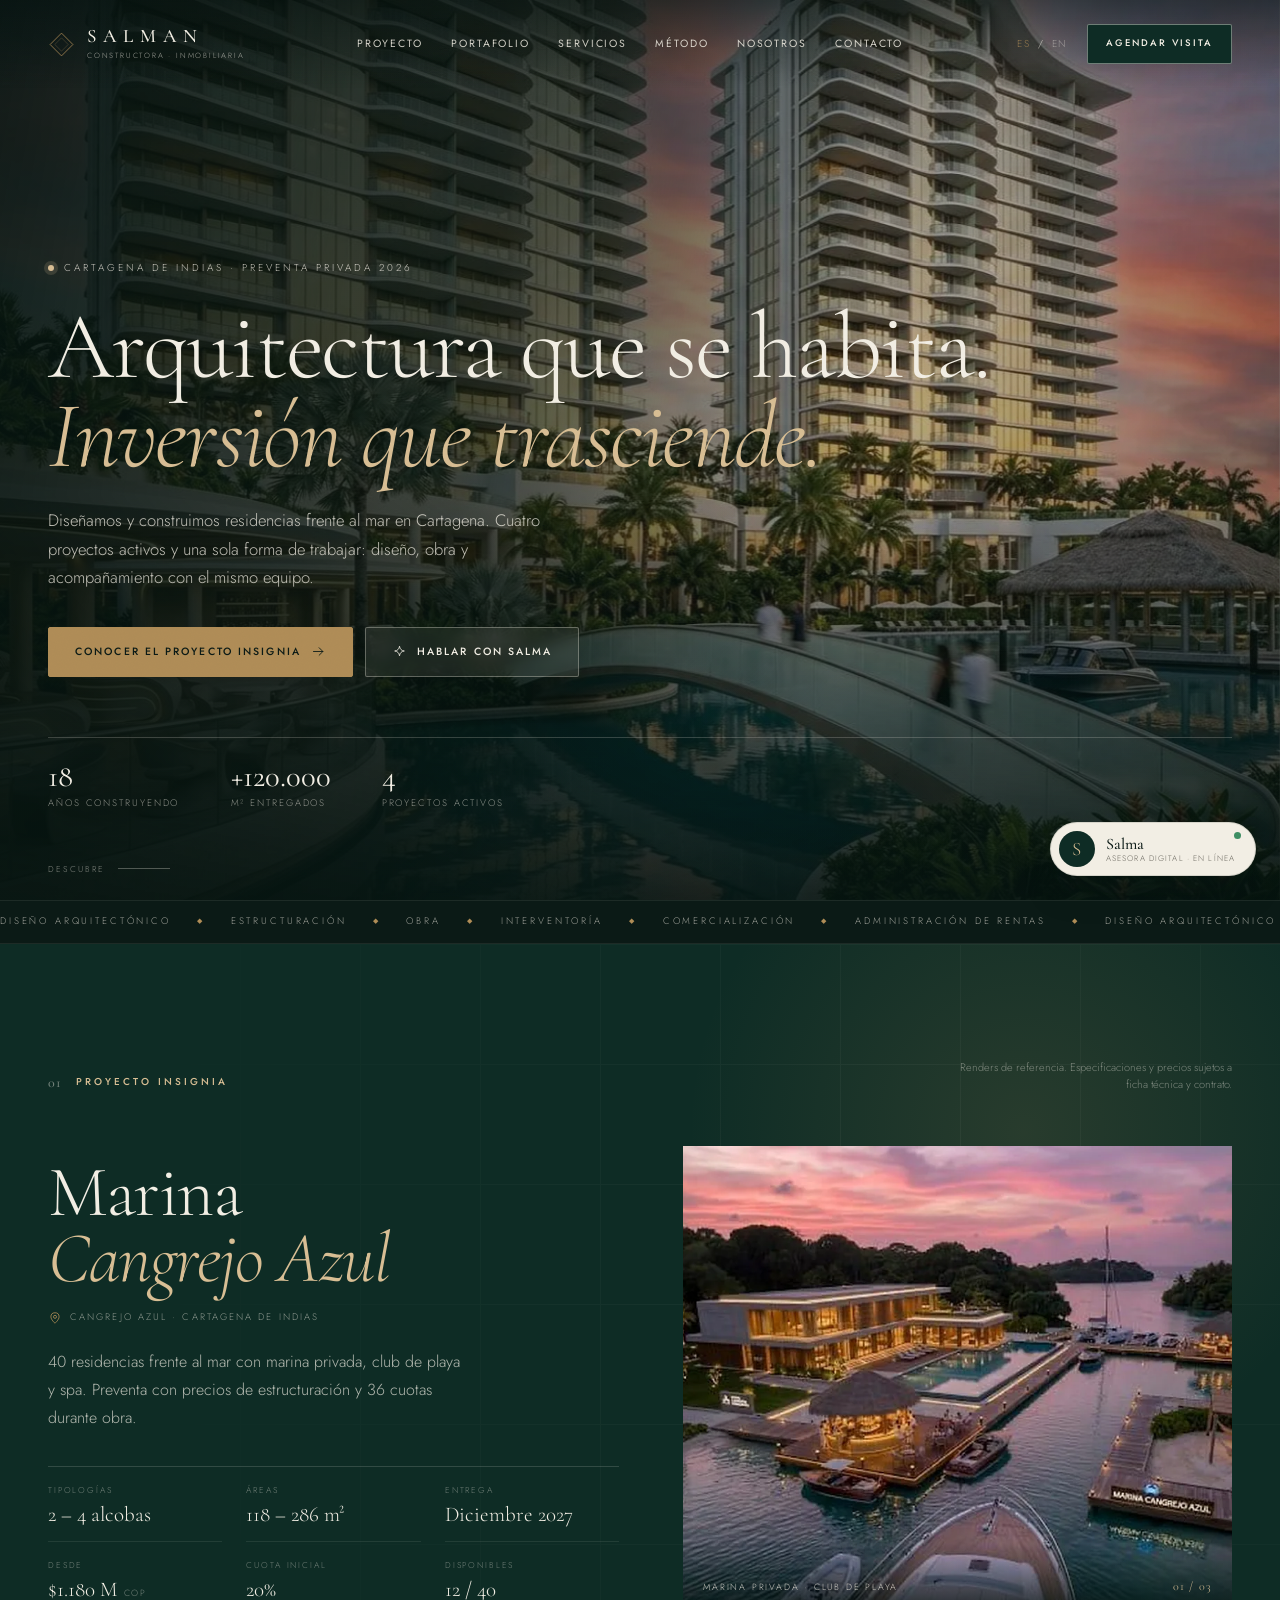
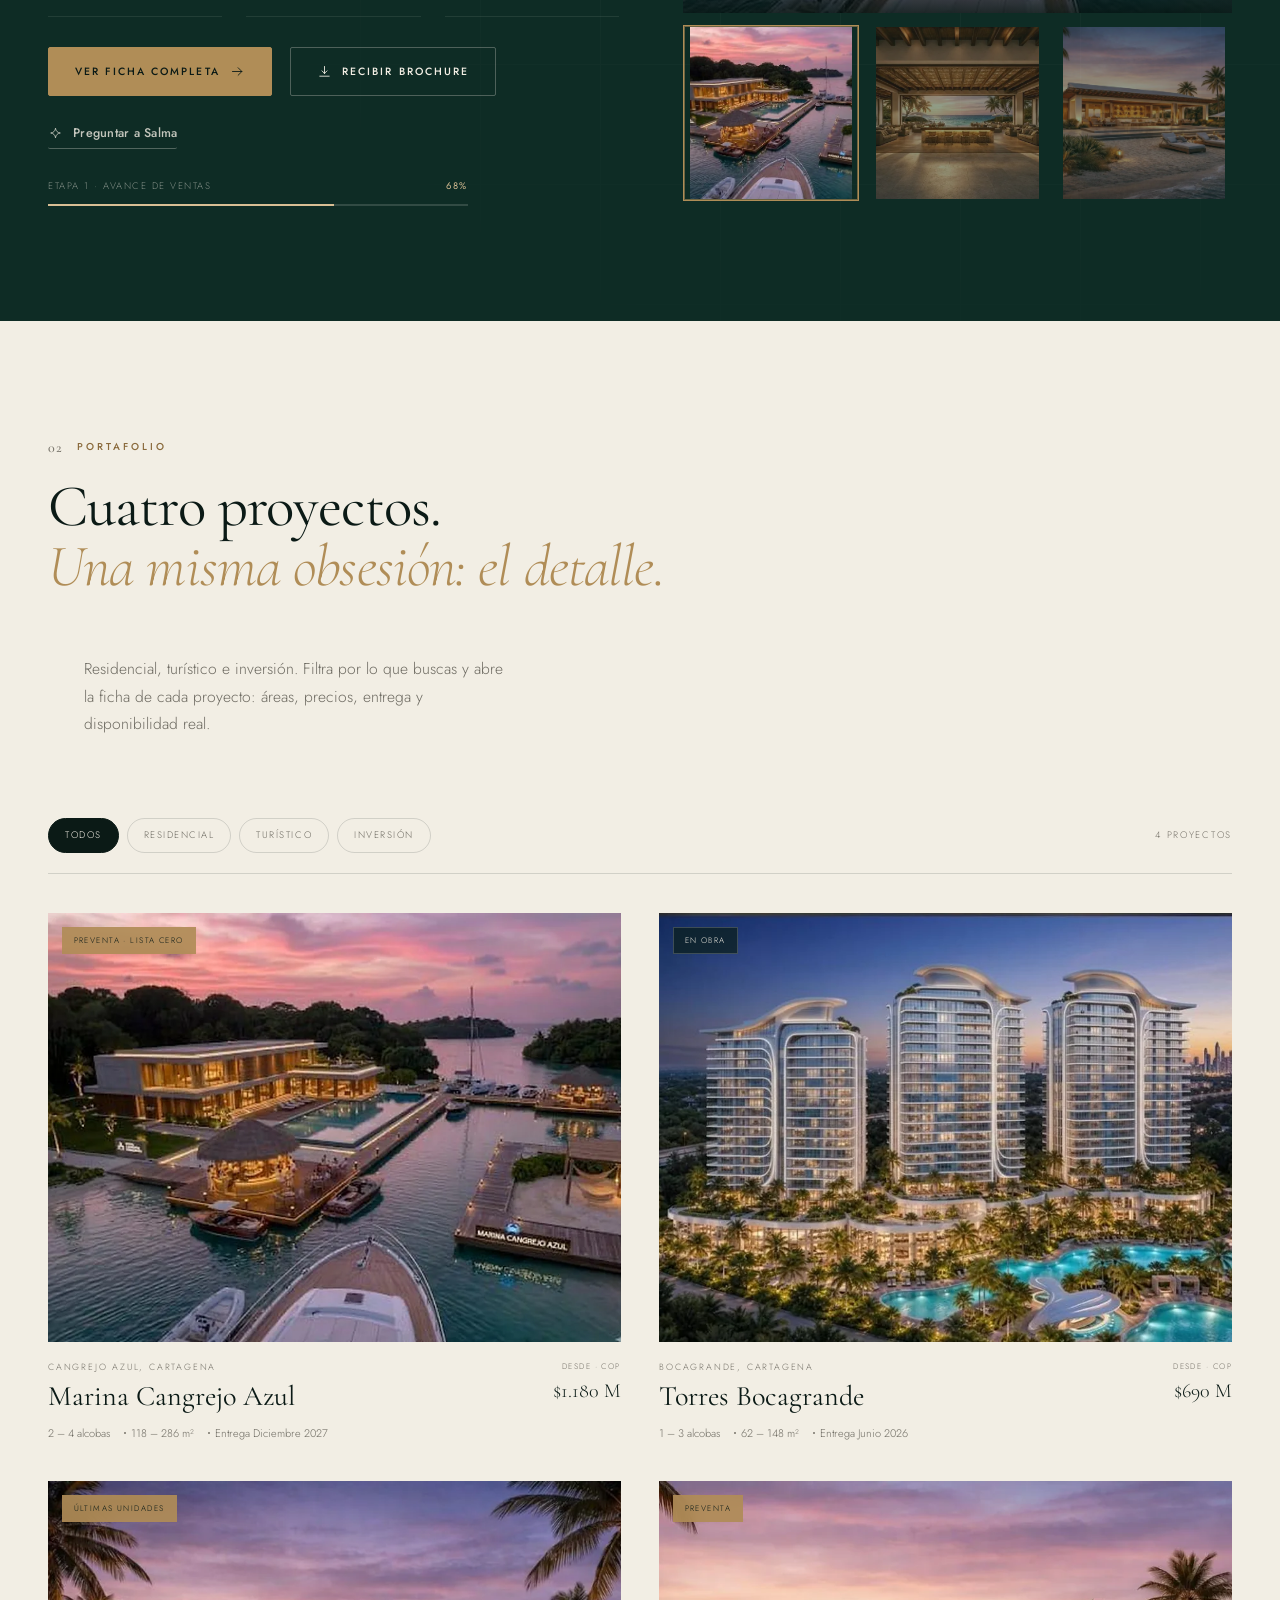
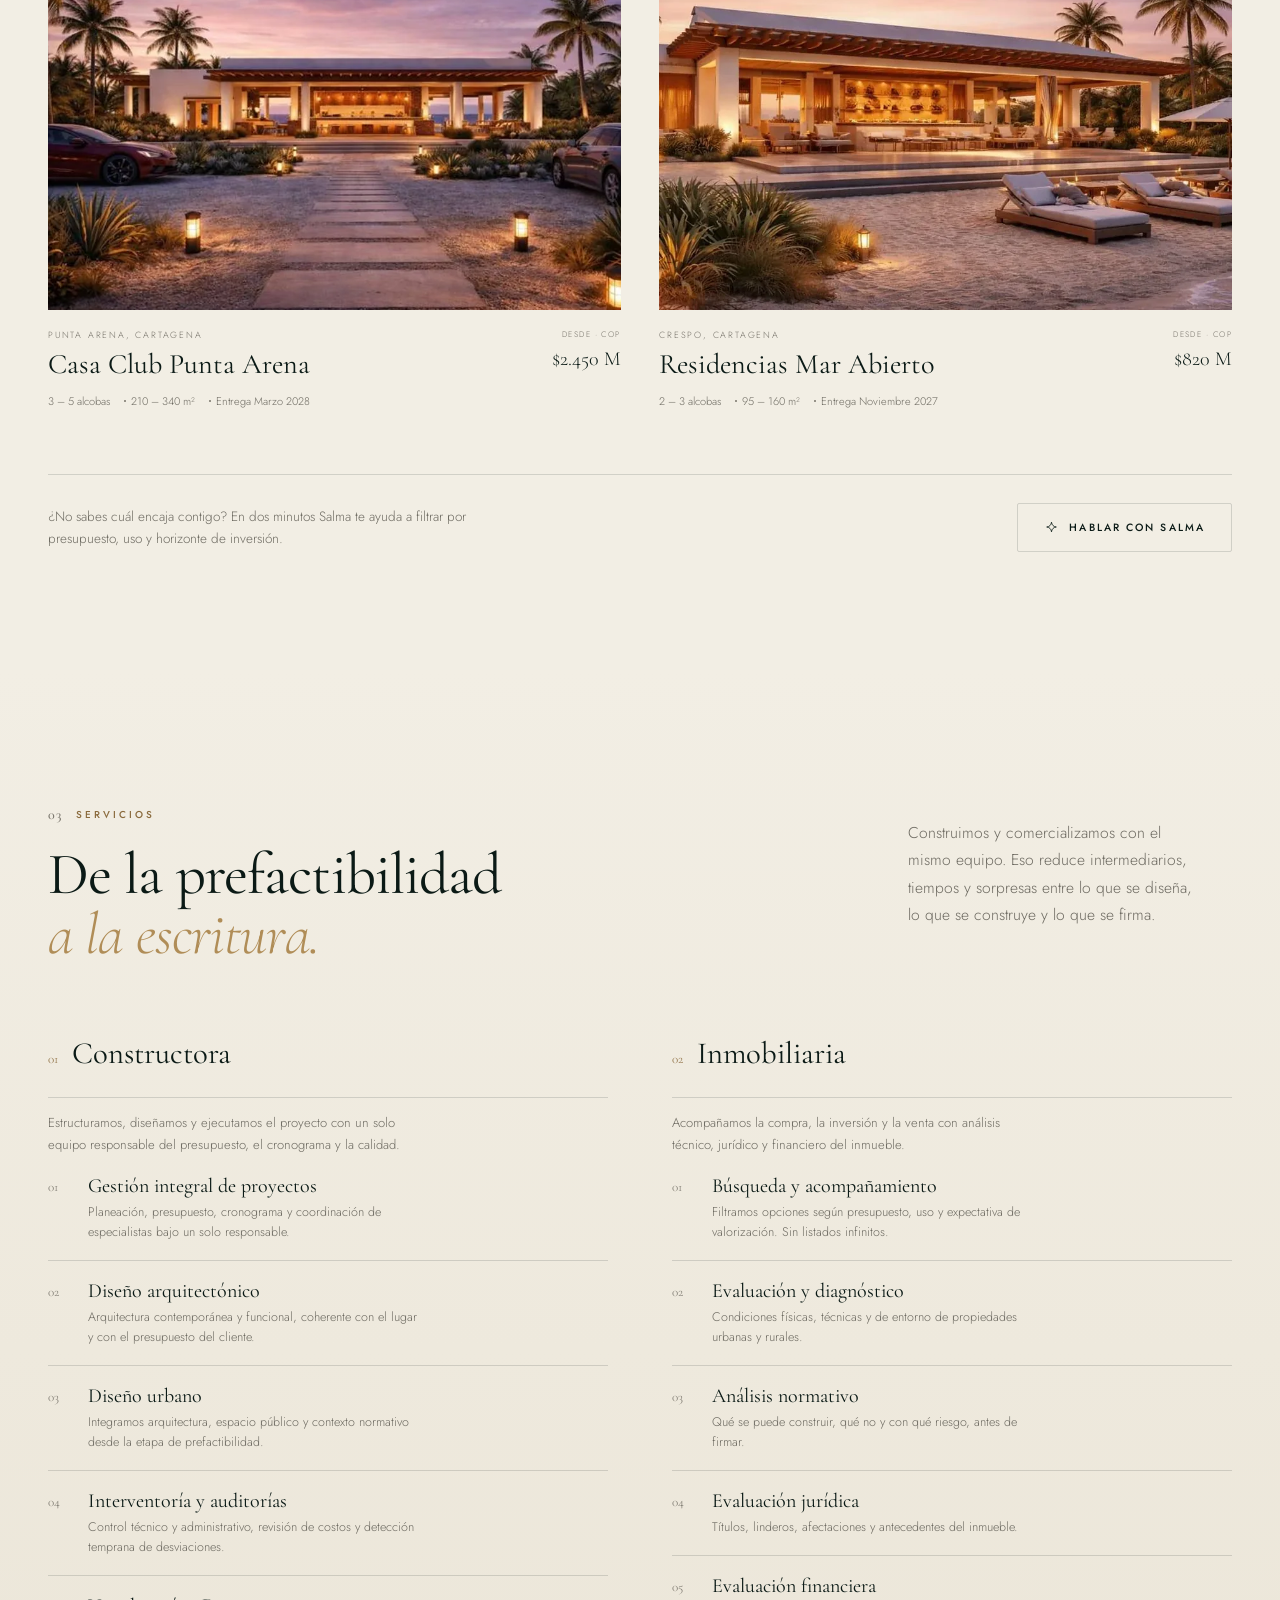
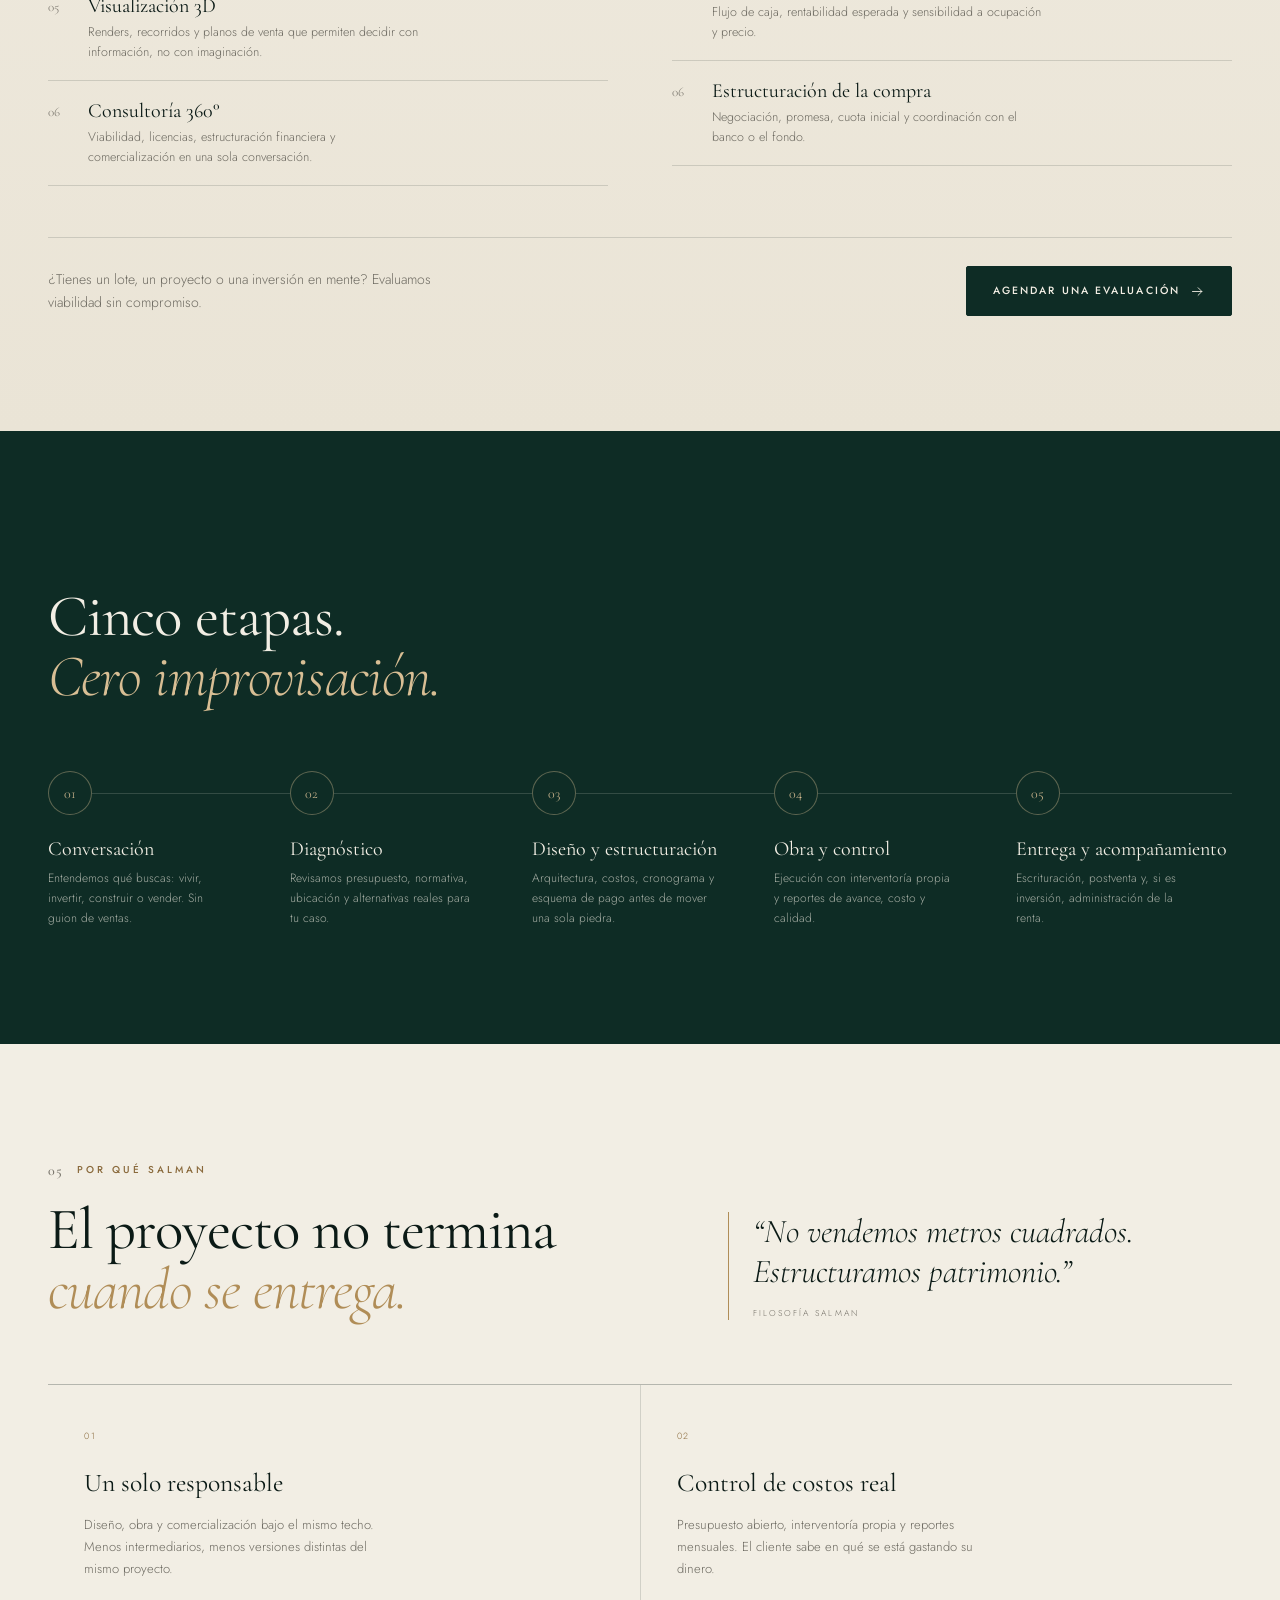
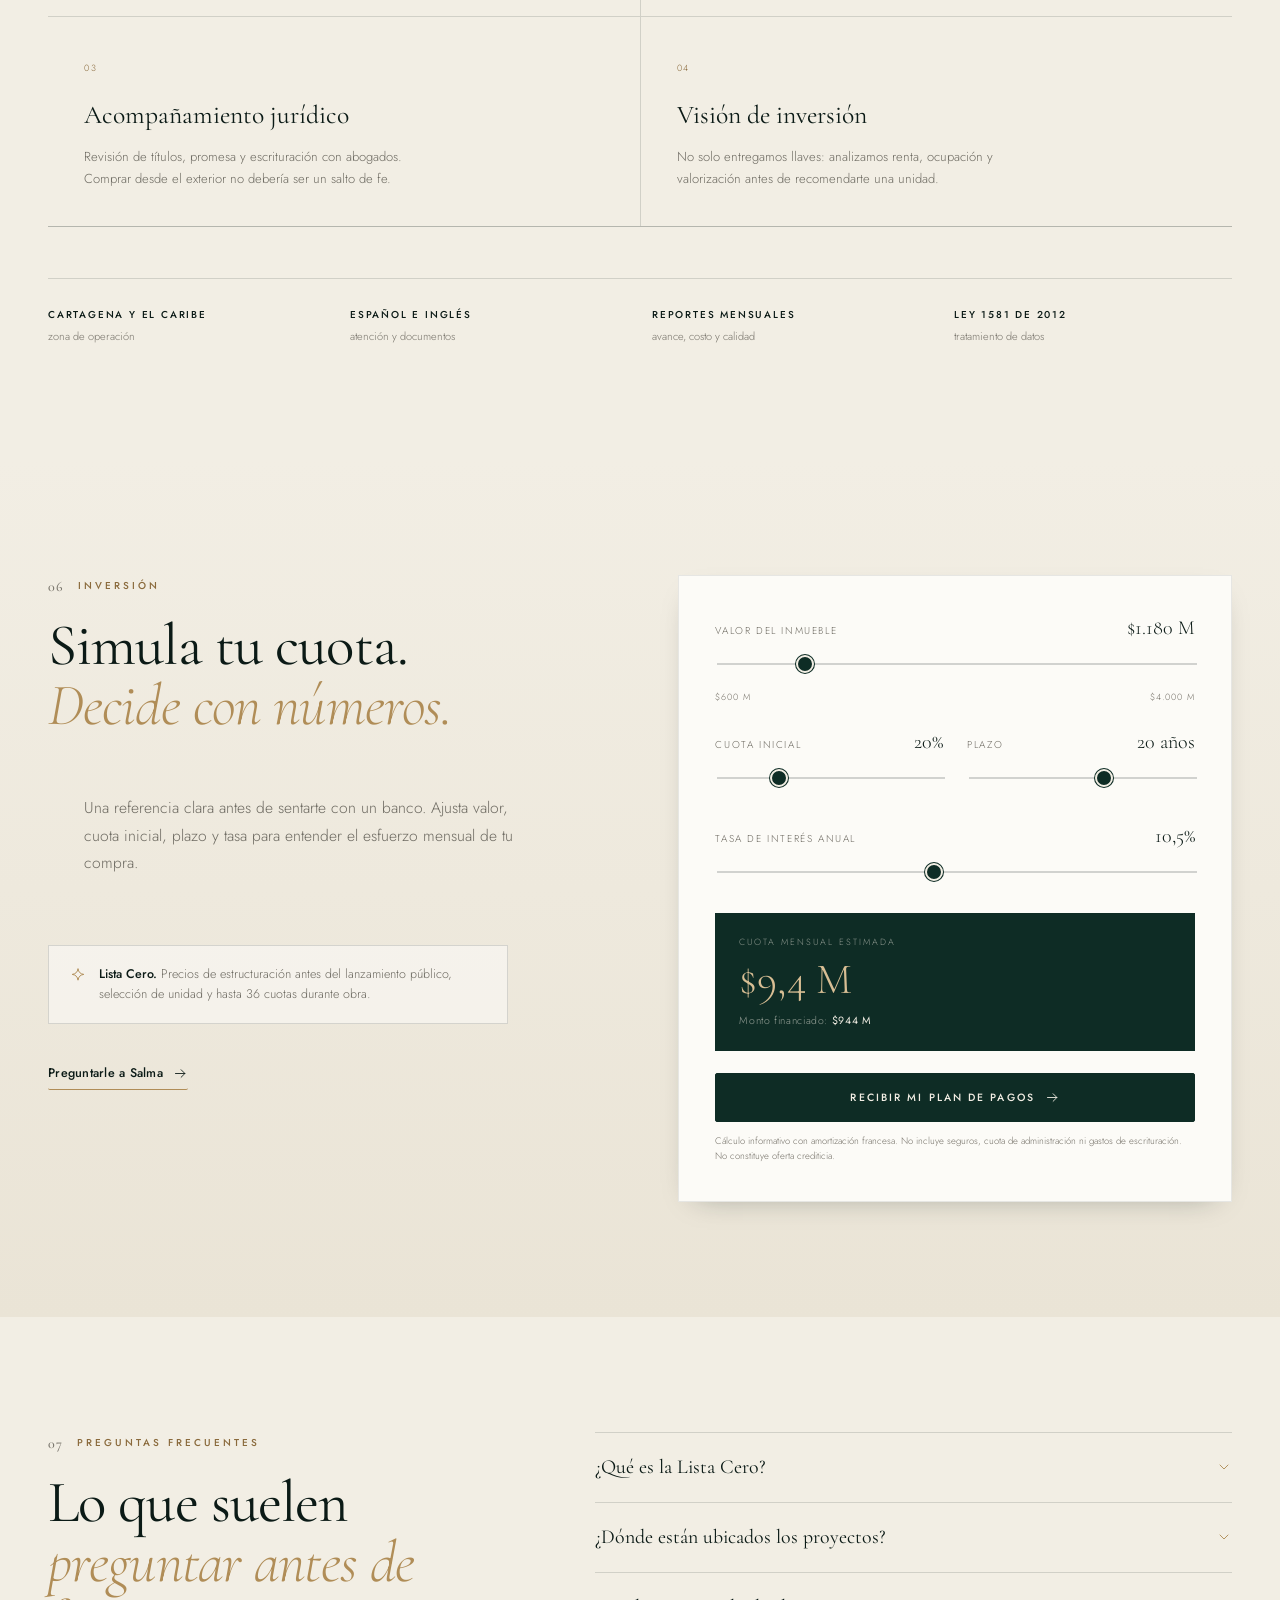
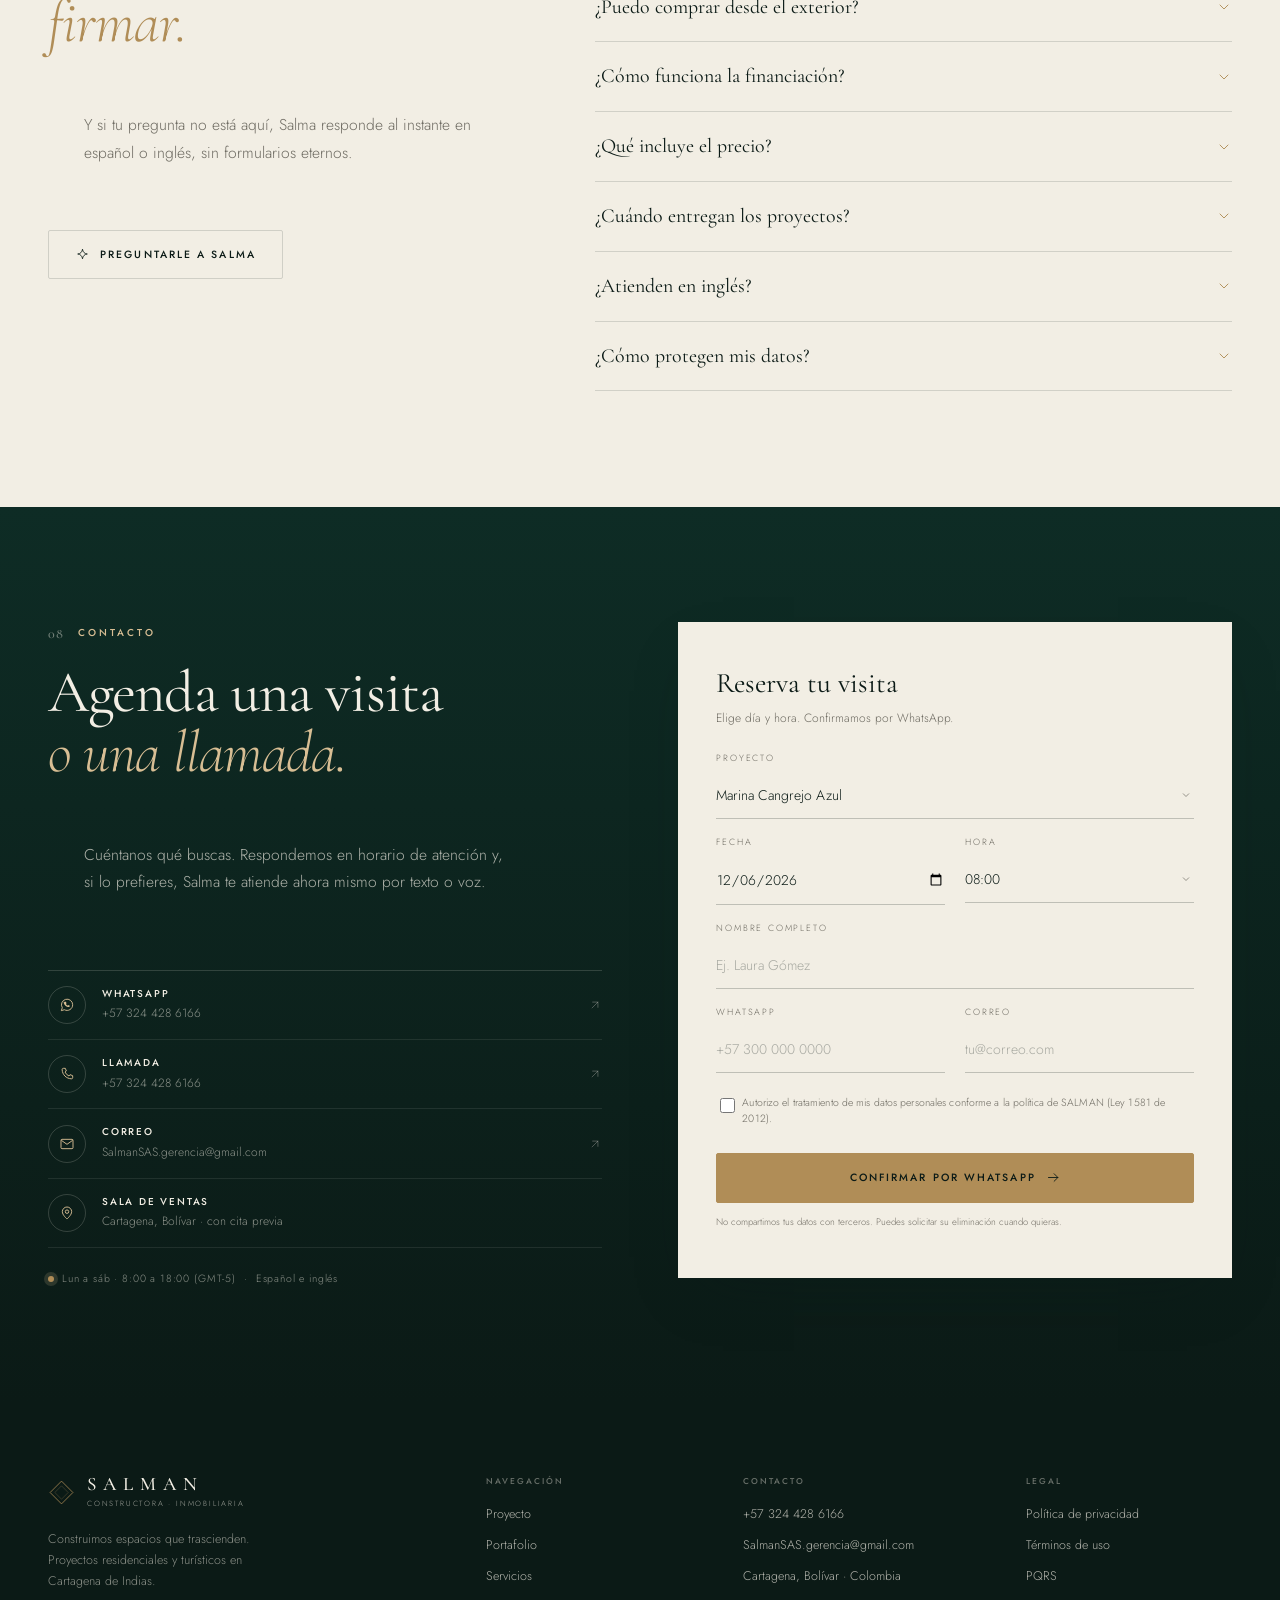
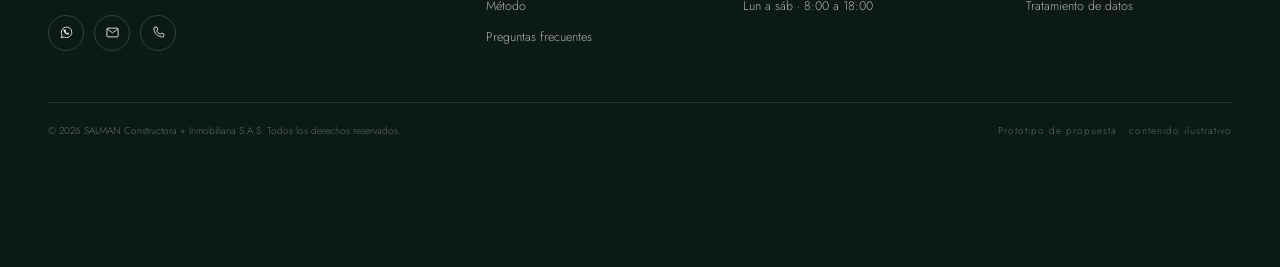
<file: index.html>
<!DOCTYPE html>
<html lang="es" data-theme="light">
<head>
<meta charset="utf-8">
<meta name="viewport" content="width=device-width, initial-scale=1, viewport-fit=cover">
<title>SALMAN — Constructora e Inmobiliaria en Cartagena | Proyectos frente al mar</title>
<meta name="description" content="Constructora e inmobiliaria en Cartagena. Residencias frente al mar, preventa Lista Cero, financiación directa y acompañamiento jurídico. Habla con Salma, nuestra asesora con IA, en español o inglés.">
<meta name="theme-color" content="#0E2C25">
<link rel="canonical" href="https://salman.com.co/">
<meta property="og:type" content="website">
<meta property="og:site_name" content="SALMAN Constructora + Inmobiliaria">
<meta property="og:title" content="SALMAN — Arquitectura que se habita. Inversión que trasciende.">
<meta property="og:description" content="Cuatro proyectos frente al mar en Cartagena. Preventa privada, financiación directa y asesoría bilingüe con IA.">
<meta property="og:image" content="assets/img/og-salman.jpg">
<meta property="og:image:width" content="1200">
<meta property="og:image:height" content="630">
<meta property="og:locale" content="es_CO">
<meta property="og:locale:alternate" content="en_US">
<meta name="twitter:card" content="summary_large_image">
<meta name="twitter:title" content="SALMAN — Constructora + Inmobiliaria">
<meta name="twitter:description" content="Residencias frente al mar en Cartagena. Preventa Lista Cero y asesoría bilingüe con IA.">
<meta name="twitter:image" content="assets/img/og-salman.jpg">

<link rel="preconnect" href="https://fonts.googleapis.com">
<link rel="preconnect" href="https://fonts.gstatic.com" crossorigin>
<link href="https://fonts.googleapis.com/css2?family=Cormorant+Garamond:ital,wght@0,300;0,400;0,500;0,600;1,300;1,400;1,500&family=Jost:wght@300;400;500;600&display=swap" rel="stylesheet">
<link rel="preload" as="image" href="assets/img/hero-1280.webp" imagesrcset="assets/img/hero-640.webp 640w, assets/img/hero-1280.webp 1280w" imagesizes="100vw">
<link rel="stylesheet" href="assets/css/tokens.css">
<link rel="stylesheet" href="assets/css/base.css">
<link rel="stylesheet" href="assets/css/layout.css">
<link rel="stylesheet" href="assets/css/components.css">
<link rel="stylesheet" href="assets/css/chat.css">
<link rel="icon" href="assets/img/favicon.svg" type="image/svg+xml">
<link rel="manifest" href="site.webmanifest">

<script type="application/ld+json">
{
  "@context": "https://schema.org",
  "@graph": [
    {
      "@type": ["Organization", "RealEstateAgent"],
      "@id": "https://salman.com.co/#org",
      "name": "SALMAN Constructora + Inmobiliaria",
      "email": "SalmanSAS.gerencia@gmail.com",
      "telephone": "+57 324 428 6166",
      "areaServed": "Cartagena, Colombia",
      "address": { "@type": "PostalAddress", "addressLocality": "Cartagena", "addressRegion": "Bolívar", "addressCountry": "CO" },
      "description": "Constructora e inmobiliaria con proyectos residenciales y turísticos frente al mar en Cartagena.",
      "sameAs": []
    },
    {
      "@type": "WebSite",
      "@id": "https://salman.com.co/#web",
      "url": "https://salman.com.co/",
      "name": "SALMAN Constructora + Inmobiliaria",
      "inLanguage": ["es-CO", "en-US"],
      "publisher": { "@id": "https://salman.com.co/#org" }
    },
    {
      "@type": "FAQPage",
      "mainEntity": [
        { "@type": "Question", "name": "¿Qué es la Lista Cero?", "acceptedAnswer": { "@type": "Answer", "text": "Acceso anticipado a un proyecto antes de su lanzamiento público: precios de estructuración, selección de unidad y condiciones de pago preferentes." } },
        { "@type": "Question", "name": "¿Dónde están ubicados los proyectos?", "acceptedAnswer": { "@type": "Answer", "text": "Todos están en Cartagena: Cangrejo Azul, Bocagrande, Punta Arena y Crespo." } },
        { "@type": "Question", "name": "¿Puedo comprar desde el exterior?", "acceptedAnswer": { "@type": "Answer", "text": "Sí. Acompañamos el proceso de forma remota con video-llamadas, firma digital y apoderado si se requiere." } },
        { "@type": "Question", "name": "¿Cómo funciona la financiación?", "acceptedAnswer": { "@type": "Answer", "text": "Con recursos propios, crédito hipotecario o plan de pagos directo con SALMAN durante la obra." } },
        { "@type": "Question", "name": "¿Atienden en inglés?", "acceptedAnswer": { "@type": "Answer", "text": "Sí. El equipo comercial y la asesora digital atienden en español e inglés por chat, voz y WhatsApp." } }
      ]
    }
  ]
}
</script>
</head>
<body>
<a class="skip-link" href="#main" data-i18n="a11y.skip">Saltar al contenido</a>

<!-- Icon sprite -->
<svg width="0" height="0" aria-hidden="true" focusable="false" style="position:absolute">
  <defs>
    <symbol id="i-arrow" viewBox="0 0 24 24"><path d="M4 12h15M13 6l6 6-6 6" fill="none" stroke="currentColor" stroke-width="1.4" stroke-linecap="round" stroke-linejoin="round"/></symbol>
    <symbol id="i-up-right" viewBox="0 0 24 24"><path d="M7 17L17 7M8 7h9v9" fill="none" stroke="currentColor" stroke-width="1.4" stroke-linecap="round" stroke-linejoin="round"/></symbol>
    <symbol id="i-whatsapp" viewBox="0 0 24 24"><path d="M20.5 11.6a8.4 8.4 0 0 1-12.4 7.5L3.5 20.5l1.4-4.5A8.4 8.4 0 1 1 20.5 11.6Z" fill="none" stroke="currentColor" stroke-width="1.4" stroke-linejoin="round"/><path d="M8.7 7.9c.3-.6.6-.6.9-.6h.5c.2 0 .4 0 .5.4l.6 1.4c.1.2 0 .4-.1.6l-.5.6c-.1.2-.1.4 0 .6.4.7 1.2 1.5 1.9 1.9.2.1.4.1.6 0l.6-.5c.2-.1.4-.2.6-.1l1.4.6c.3.1.4.3.4.5v.5c0 .3 0 .6-.6.9-.6.3-1.4.5-2.2.3-1.4-.3-2.9-1.1-4-2.2-1.1-1.1-1.9-2.6-2.2-4-.2-.8 0-1.6.3-2.2Z" fill="currentColor" stroke="none"/></symbol>
    <symbol id="i-phone" viewBox="0 0 24 24"><path d="M6.5 3.5h3l1.5 4-2 1.5a12 12 0 0 0 6 6l1.5-2 4 1.5v3c0 1-.8 1.8-1.8 1.7C10.9 19 5 13.1 4.7 5.3c0-1 .8-1.8 1.8-1.8Z" fill="none" stroke="currentColor" stroke-width="1.4" stroke-linejoin="round"/></symbol>
    <symbol id="i-mail" viewBox="0 0 24 24"><rect x="3" y="5" width="18" height="14" rx="1.5" fill="none" stroke="currentColor" stroke-width="1.4"/><path d="m3.5 6.5 8.5 6 8.5-6" fill="none" stroke="currentColor" stroke-width="1.4" stroke-linejoin="round"/></symbol>
    <symbol id="i-pin" viewBox="0 0 24 24"><path d="M12 21s7-6.1 7-11a7 7 0 1 0-14 0c0 4.9 7 11 7 11Z" fill="none" stroke="currentColor" stroke-width="1.4"/><circle cx="12" cy="10" r="2.6" fill="none" stroke="currentColor" stroke-width="1.4"/></symbol>
    <symbol id="i-mic" viewBox="0 0 24 24"><rect x="9" y="3" width="6" height="11" rx="3" fill="none" stroke="currentColor" stroke-width="1.5"/><path d="M5.5 11a6.5 6.5 0 0 0 13 0M12 17.5V21" fill="none" stroke="currentColor" stroke-width="1.5" stroke-linecap="round"/></symbol>
    <symbol id="i-send" viewBox="0 0 24 24"><path d="M4 12 20 4l-3.5 16-4.6-6.2L4 12Z" fill="none" stroke="currentColor" stroke-width="1.4" stroke-linejoin="round"/><path d="M20 4 11.9 13.8" fill="none" stroke="currentColor" stroke-width="1.4"/></symbol>
    <symbol id="i-close" viewBox="0 0 24 24"><path d="m6 6 12 12M18 6 6 18" fill="none" stroke="currentColor" stroke-width="1.5" stroke-linecap="round"/></symbol>
    <symbol id="i-volume" viewBox="0 0 24 24"><path d="M4 9.5h3.5L12 6v12L7.5 14.5H4v-5Z" fill="none" stroke="currentColor" stroke-width="1.4" stroke-linejoin="round"/><path d="M15.5 9a4.2 4.2 0 0 1 0 6M18 6.5a7.7 7.7 0 0 1 0 11" fill="none" stroke="currentColor" stroke-width="1.4" stroke-linecap="round"/></symbol>
    <symbol id="i-volume-off" viewBox="0 0 24 24"><path d="M4 9.5h3.5L12 6v12L7.5 14.5H4v-5Z" fill="none" stroke="currentColor" stroke-width="1.4" stroke-linejoin="round"/><path d="m16 9.5 4.5 5M20.5 9.5 16 14.5" fill="none" stroke="currentColor" stroke-width="1.4" stroke-linecap="round"/></symbol>
    <symbol id="i-chevron" viewBox="0 0 24 24"><path d="m6 9 6 6 6-6" fill="none" stroke="currentColor" stroke-width="1.4" stroke-linecap="round" stroke-linejoin="round"/></symbol>
    <symbol id="i-play" viewBox="0 0 24 24"><path d="M8 5.5v13l10-6.5-10-6.5Z" fill="currentColor"/></symbol>
    <symbol id="i-check" viewBox="0 0 24 24"><path d="m5 12.5 4.5 4.5L19 7" fill="none" stroke="currentColor" stroke-width="1.6" stroke-linecap="round" stroke-linejoin="round"/></symbol>
    <symbol id="i-calendar" viewBox="0 0 24 24"><rect x="3.5" y="5.5" width="17" height="15" rx="1.5" fill="none" stroke="currentColor" stroke-width="1.4"/><path d="M3.5 10h17M8 3.5v4M16 3.5v4" fill="none" stroke="currentColor" stroke-width="1.4" stroke-linecap="round"/></symbol>
    <symbol id="i-download" viewBox="0 0 24 24"><path d="M12 4v11m0 0 4-4m-4 4-4-4M4.5 19.5h15" fill="none" stroke="currentColor" stroke-width="1.4" stroke-linecap="round" stroke-linejoin="round"/></symbol>
    <symbol id="i-globe" viewBox="0 0 24 24"><circle cx="12" cy="12" r="8.5" fill="none" stroke="currentColor" stroke-width="1.3"/><path d="M3.5 12h17M12 3.5c2.4 2.3 3.6 5.2 3.6 8.5s-1.2 6.2-3.6 8.5c-2.4-2.3-3.6-5.2-3.6-8.5s1.2-6.2 3.6-8.5Z" fill="none" stroke="currentColor" stroke-width="1.3"/></symbol>
    <symbol id="i-menu" viewBox="0 0 24 24"><path d="M4 7h16M4 12h16M4 17h16" fill="none" stroke="currentColor" stroke-width="1.5" stroke-linecap="round"/></symbol>
    <symbol id="i-spark" viewBox="0 0 24 24"><path d="M12 3.5c.6 4.6 3.1 7.1 7.7 7.7-4.6.6-7.1 3.1-7.7 7.7-.6-4.6-3.1-7.1-7.7-7.7 4.6-.6 7.1-3.1 7.7-7.7Z" fill="none" stroke="currentColor" stroke-width="1.3" stroke-linejoin="round"/></symbol>
    <symbol id="i-pause" viewBox="0 0 24 24"><path d="M8 5h3v14H8zM13 5h3v14h-3z" fill="currentColor"/></symbol>
  </defs>
</svg>

<div class="grain" aria-hidden="true"></div>

<header class="site-header" id="siteHeader">
  <div class="container header__inner">
    <a class="brand" href="#top" aria-label="SALMAN, inicio">
      <span class="brand__mark" aria-hidden="true">
        <svg viewBox="0 0 32 32"><path d="M16 2.5 29.5 16 16 29.5 2.5 16 16 2.5Z" fill="none" stroke="currentColor" stroke-width=".9"/><path d="M16 8.1 23.9 16 16 23.9 8.1 16 16 8.1Z" fill="none" stroke="currentColor" stroke-width=".55" opacity=".55"/></svg>
      </span>
      <span class="brand__text">
        <strong>SALMAN</strong>
        <small data-i18n="brand.tag">Constructora · Inmobiliaria</small>
      </span>
    </a>

    <nav class="nav" id="primaryNav" aria-label="Navegación principal">
      <a href="#proyecto" data-i18n="nav.project">Proyecto</a>
      <a href="#portafolio" data-i18n="nav.portfolio">Portafolio</a>
      <a href="#servicios" data-i18n="nav.services">Servicios</a>
      <a href="#proceso" data-i18n="nav.process">Método</a>
      <a href="#nosotros" data-i18n="nav.about">Nosotros</a>
      <a href="#contacto" data-i18n="nav.contact">Contacto</a>
    </nav>

    <div class="header__actions">
      <div class="lang" role="group" aria-label="Idioma / Language">
        <button type="button" class="lang__btn is-active" data-lang="es" aria-pressed="true">ES</button>
        <span aria-hidden="true">/</span>
        <button type="button" class="lang__btn" data-lang="en" aria-pressed="false">EN</button>
      </div>
      <a class="btn btn--dark btn--sm header__cta" href="#agenda" data-i18n="nav.cta">Agendar visita</a>
      <button class="menu-btn" type="button" id="menuBtn" aria-expanded="false" aria-controls="mobileMenu" aria-label="Abrir menú">
        <svg class="icon" aria-hidden="true"><use href="#i-menu"></use></svg>
      </button>
    </div>
  </div>
</header>

<div class="mobile-menu" id="mobileMenu" hidden>
  <nav aria-label="Menú móvil">
    <a href="#proyecto" data-i18n="nav.project">Proyecto</a>
    <a href="#portafolio" data-i18n="nav.portfolio">Portafolio</a>
    <a href="#servicios" data-i18n="nav.services">Servicios</a>
    <a href="#proceso" data-i18n="nav.process">Método</a>
    <a href="#nosotros" data-i18n="nav.about">Nosotros</a>
    <a href="#contacto" data-i18n="nav.contact">Contacto</a>
  </nav>
  <div class="mobile-menu__foot">
    <a class="btn btn--dark" href="#agenda" data-i18n="nav.cta">Agendar visita</a>
    <a class="btn btn--outline" href="https://wa.me/573244286166" target="_blank" rel="noopener">
      <svg class="icon" aria-hidden="true"><use href="#i-whatsapp"></use></svg> WhatsApp
    </a>
  </div>
</div>

<main id="main">
  <!-- ================= HERO ================= -->
  <section class="hero" id="top">
    <div class="hero__media">
      <picture>
        <source type="image/webp" srcset="assets/img/hero-640.webp 640w, assets/img/hero-1280.webp 1280w" sizes="100vw">
        <img src="assets/img/hero-1280.webp" width="1280" height="864" alt="Torres residenciales frente al mar al atardecer, proyecto SALMAN en Cartagena" fetchpriority="high" decoding="async">
      </picture>
    </div>
    <div class="hero__scrim" aria-hidden="true"></div>

    <div class="container hero__inner">
      <p class="hero__eyebrow" data-reveal>
        <span class="dot" aria-hidden="true"></span>
        <span data-i18n="hero.eyebrow">Cartagena de Indias · Preventa privada 2026</span>
      </p>
      <h1 class="hero__title" data-i18n="hero.title" data-reveal>Arquitectura que se habita.<br><em>Inversión que trasciende.</em></h1>
      <p class="hero__lead" data-i18n="hero.lead" data-reveal>Diseñamos y construimos residencias frente al mar en Cartagena. Cuatro proyectos activos y una sola forma de trabajar: diseño, obra y acompañamiento con el mismo equipo.</p>
      <div class="hero__actions" data-reveal>
        <a class="btn btn--gold" href="#proyecto">
          <span data-i18n="hero.cta1">Conocer el proyecto insignia</span>
          <svg class="icon" aria-hidden="true"><use href="#i-arrow"></use></svg>
        </a>
        <button class="btn btn--glass" type="button" data-chat-open>
          <svg class="icon" aria-hidden="true"><use href="#i-spark"></use></svg>
          <span data-i18n="hero.cta2">Hablar con Salma</span>
        </button>
      </div>

      <ul class="hero__proof" data-reveal>
        <li><strong>18</strong><span data-i18n="hero.proof1">años construyendo</span></li>
        <li><strong>+120.000</strong><span data-i18n="hero.proof2">m² entregados</span></li>
        <li><strong>4</strong><span data-i18n="hero.proof3">proyectos activos</span></li>
      </ul>
    </div>

    <aside class="hero-card" aria-label="Disponibilidad Lista Cero">
      <p class="hero-card__kicker"><span class="pulse" aria-hidden="true"></span> <span data-i18n="hero.card.kicker">Lista Cero · cupos limitados</span></p>
      <p class="hero-card__title">Marina Cangrejo Azul</p>
      <div class="hero-card__bar" role="img" aria-label="68% vendido" data-progress="68"><span></span></div>
      <div class="hero-card__meta">
        <span data-i18n="hero.card.meta">12 de 40 unidades disponibles</span>
        <strong>68%</strong>
      </div>
      <a class="hero-card__link" href="#proyecto"><span data-i18n="hero.card.cta">Reservar mi cupo</span> <svg class="icon" aria-hidden="true"><use href="#i-arrow"></use></svg></a>
    </aside>

    <a class="hero__scroll" href="#proyecto" aria-label="Desplazarse al proyecto" data-i18n-attr="aria-label:hero.scroll">
      <span data-i18n="hero.scroll">Descubre</span><span class="hero__scroll-line" aria-hidden="true"></span>
    </a>
  </section>

  <!-- ================= TICKER ================= -->
  <div class="ticker" aria-hidden="true">
    <div class="ticker__track">
      <span>Diseño arquitectónico</span><i>◆</i><span>Estructuración</span><i>◆</i><span>Obra</span><i>◆</i><span>Interventoría</span><i>◆</i><span>Comercialización</span><i>◆</i><span>Administración de rentas</span><i>◆</i>
      <span>Diseño arquitectónico</span><i>◆</i><span>Estructuración</span><i>◆</i><span>Obra</span><i>◆</i><span>Interventoría</span><i>◆</i><span>Comercialización</span><i>◆</i><span>Administración de rentas</span><i>◆</i>
    </div>
  </div>

  <!-- ================= FLAGSHIP ================= -->
  <section class="flagship section section--dark" id="proyecto">
    <div class="container">
      <div class="section__head section__head--split">
        <p class="kicker kicker--light" data-reveal><span>01</span> <span data-i18n="flagship.kicker">Proyecto insignia</span></p>
        <p class="section__note" data-i18n="flagship.note">Renders de referencia. Especificaciones y precios sujetos a ficha técnica y contrato.</p>
      </div>

      <div class="flagship__grid">
        <div class="flagship__copy">
          <h2 class="flagship__title" data-reveal>Marina<br><em>Cangrejo Azul</em></h2>
          <p class="flagship__place" data-reveal>
            <svg class="icon" aria-hidden="true"><use href="#i-pin"></use></svg>
            <span data-i18n="flagship.place">Cangrejo Azul · Cartagena de Indias</span>
          </p>
          <p class="flagship__lead" data-reveal data-i18n="flagship.lead">40 residencias frente al mar con marina privada, club de playa y spa. Preventa con precios de estructuración y 36 cuotas durante obra.</p>

          <dl class="specs" data-reveal>
            <div class="spec"><dt data-i18n="flagship.spec1">Tipologías</dt><dd>2 – 4 <span data-i18n="common.bedrooms">alcobas</span></dd></div>
            <div class="spec"><dt data-i18n="flagship.spec2">Áreas</dt><dd>118 – 286 m²</dd></div>
            <div class="spec"><dt data-i18n="flagship.spec3">Entrega</dt><dd data-i18n="flagship.delivery">Diciembre 2027</dd></div>
            <div class="spec"><dt data-i18n="flagship.spec4">Desde</dt><dd>$1.180 M <small>COP</small></dd></div>
            <div class="spec"><dt data-i18n="flagship.spec5">Cuota inicial</dt><dd>20%</dd></div>
            <div class="spec"><dt data-i18n="flagship.spec6">Disponibles</dt><dd>12 / 40</dd></div>
          </dl>

          <div class="flagship__actions" data-reveal>
            <button class="btn btn--gold" type="button" data-project-open="marina">
              <span data-i18n="flagship.cta1">Ver ficha completa</span>
              <svg class="icon" aria-hidden="true"><use href="#i-arrow"></use></svg>
            </button>
            <button class="btn btn--ghost-light" type="button" data-lead="brochure" data-project="marina">
              <svg class="icon" aria-hidden="true"><use href="#i-download"></use></svg>
              <span data-i18n="flagship.cta2">Recibir brochure</span>
            </button>
            <button class="btn btn--link-light" type="button" data-chat-prompt="Cuéntame de Marina Cangrejo Azul">
              <svg class="icon" aria-hidden="true"><use href="#i-spark"></use></svg>
              <span data-i18n="flagship.cta3">Preguntar a Salma</span>
            </button>
          </div>

          <div class="availability" data-reveal>
            <div class="availability__row">
              <span data-i18n="flagship.availLabel">Etapa 1 · avance de ventas</span>
              <strong>68%</strong>
            </div>
            <div class="availability__bar" data-progress="68"><span></span></div>
          </div>
        </div>

        <div class="flagship__gallery" data-reveal>
          <figure class="gallery__main">
            <img id="flagshipImage" src="assets/img/marina-900.webp" srcset="assets/img/marina-560.webp 560w, assets/img/marina-900.webp 900w" sizes="(max-width: 900px) 100vw, 46vw" width="900" height="673" alt="Marina privada de Marina Cangrejo Azul al atardecer" loading="lazy" decoding="async">
            <figcaption class="gallery__caption">
              <span data-i18n="flagship.caption">Marina privada · Club de playa</span>
              <span class="gallery__count"><span id="galleryIndex">01</span> / 03</span>
            </figcaption>
          </figure>
          <div class="gallery__thumbs" role="tablist" aria-label="Galería del proyecto">
            <button class="gallery__thumb is-active" type="button" role="tab" aria-selected="true" data-img="marina" data-index="1" aria-label="Vista de la marina">
              <img src="assets/img/marina-sq.webp" width="361" height="361" alt="" loading="lazy">
            </button>
            <button class="gallery__thumb" type="button" role="tab" aria-selected="false" data-img="lobby" data-index="2" aria-label="Lobby y área social">
              <img src="assets/img/lobby-sq.webp" width="599" height="599" alt="" loading="lazy">
            </button>
            <button class="gallery__thumb" type="button" role="tab" aria-selected="false" data-img="playa" data-index="3" aria-label="Club de playa">
              <img src="assets/img/playa-sq.webp" width="853" height="853" alt="" loading="lazy">
            </button>
          </div>
        </div>
      </div>
    </div>
  </section>

  <!-- ================= PORTFOLIO ================= -->
  <section class="portfolio section" id="portafolio">
    <div class="container">
      <div class="section__head">
        <p class="kicker" data-reveal><span>02</span> <span data-i18n="portfolio.kicker">Portafolio</span></p>
        <h2 class="h2" data-reveal data-i18n="portfolio.title">Cuatro proyectos.<br><em>Una misma obsesión: el detalle.</em></h2>
        <p class="lead" data-reveal data-i18n="portfolio.lead">Residencial, turístico e inversión. Filtra por lo que buscas y abre la ficha de cada proyecto: áreas, precios, entrega y disponibilidad real.</p>
      </div>

      <div class="filters" role="group" aria-label="Filtrar proyectos" data-reveal>
        <button class="filter is-active" type="button" data-filter="all" aria-pressed="true" data-i18n="portfolio.all">Todos</button>
        <button class="filter" type="button" data-filter="residencial" aria-pressed="false" data-i18n="portfolio.residential">Residencial</button>
        <button class="filter" type="button" data-filter="turistico" aria-pressed="false" data-i18n="portfolio.resort">Turístico</button>
        <button class="filter" type="button" data-filter="inversion" aria-pressed="false" data-i18n="portfolio.investment">Inversión</button>
        <span class="filters__count" id="projectsCount" aria-live="polite"></span>
      </div>

      <div class="projects" id="projectsGrid"></div>

      <div class="portfolio__foot" data-reveal>
        <p data-i18n="portfolio.help">¿No sabes cuál encaja contigo? En dos minutos Salma te ayuda a filtrar por presupuesto, uso y horizonte de inversión.</p>
        <button class="btn btn--outline" type="button" data-chat-open>
          <svg class="icon" aria-hidden="true"><use href="#i-spark"></use></svg>
          <span data-i18n="portfolio.helpCta">Hablar con Salma</span>
        </button>
      </div>
    </div>
  </section>

  <!-- ================= SERVICES ================= -->
  <section class="services section section--paper" id="servicios">
    <div class="container">
      <div class="section__head section__head--split">
        <div>
          <p class="kicker" data-reveal><span>03</span> <span data-i18n="services.kicker">Servicios</span></p>
          <h2 class="h2" data-reveal data-i18n="services.title">De la prefactibilidad<br><em>a la escritura.</em></h2>
        </div>
        <p class="lead lead--right" data-reveal data-i18n="services.lead">Construimos y comercializamos con el mismo equipo. Eso reduce intermediarios, tiempos y sorpresas entre lo que se diseña, lo que se construye y lo que se firma.</p>
      </div>

      <div class="services__grid" id="servicesGrid"></div>

      <div class="services__cta" data-reveal>
        <p data-i18n="services.ctaText">¿Tienes un lote, un proyecto o una inversión en mente? Evaluamos viabilidad sin compromiso.</p>
        <a class="btn btn--dark" href="#agenda">
          <span data-i18n="services.cta">Agendar una evaluación</span>
          <svg class="icon" aria-hidden="true"><use href="#i-arrow"></use></svg>
        </a>
      </div>
    </div>
  </section>

  <!-- ================= PROCESS ================= -->
  <section class="process section section--dark" id="proceso">
    <div class="container">
      <div class="section__head">
        <p class="kicker kicker--light" data-reveal><span>04</span> <span data-i18n="process.kicker">Método</span></p>
        <h2 class="h2" data-reveal data-i18n="process.title">Cinco etapas.<br><em>Cero improvisación.</em></h2>
      </div>
      <ol class="steps">
        <li class="step" data-reveal>
          <span class="step__num">01</span>
          <h3 data-i18n="process.s1t">Conversación</h3>
          <p data-i18n="process.s1d">Entendemos qué buscas: vivir, invertir, construir o vender. Sin guion de ventas.</p>
        </li>
        <li class="step" data-reveal>
          <span class="step__num">02</span>
          <h3 data-i18n="process.s2t">Diagnóstico</h3>
          <p data-i18n="process.s2d">Revisamos presupuesto, normativa, ubicación y alternativas reales para tu caso.</p>
        </li>
        <li class="step" data-reveal>
          <span class="step__num">03</span>
          <h3 data-i18n="process.s3t">Diseño y estructuración</h3>
          <p data-i18n="process.s3d">Arquitectura, costos, cronograma y esquema de pago antes de mover una sola piedra.</p>
        </li>
        <li class="step" data-reveal>
          <span class="step__num">04</span>
          <h3 data-i18n="process.s4t">Obra y control</h3>
          <p data-i18n="process.s4d">Ejecución con interventoría propia y reportes de avance, costo y calidad.</p>
        </li>
        <li class="step" data-reveal>
          <span class="step__num">05</span>
          <h3 data-i18n="process.s5t">Entrega y acompañamiento</h3>
          <p data-i18n="process.s5d">Escrituración, postventa y, si es inversión, administración de la renta.</p>
        </li>
      </ol>
    </div>
  </section>

  <!-- ================= WHY ================= -->
  <section class="why section" id="nosotros">
    <div class="container">
      <div class="why__top">
        <div>
          <p class="kicker" data-reveal><span>05</span> <span data-i18n="why.kicker">Por qué SALMAN</span></p>
          <h2 class="h2" data-reveal data-i18n="why.title">El proyecto no termina<br><em>cuando se entrega.</em></h2>
        </div>
        <blockquote class="manifesto" data-reveal>
          <p data-i18n="why.quote">“No vendemos metros cuadrados. Estructuramos patrimonio.”</p>
          <cite data-i18n="why.cite">Filosofía SALMAN</cite>
        </blockquote>
      </div>

      <div class="why__grid">
        <article class="why-card" data-reveal>
          <span class="why-card__num">01</span>
          <h3 data-i18n="why.c1t">Un solo responsable</h3>
          <p data-i18n="why.c1d">Diseño, obra y comercialización bajo el mismo techo. Menos intermediarios, menos versiones distintas del mismo proyecto.</p>
        </article>
        <article class="why-card" data-reveal>
          <span class="why-card__num">02</span>
          <h3 data-i18n="why.c2t">Control de costos real</h3>
          <p data-i18n="why.c2d">Presupuesto abierto, interventoría propia y reportes mensuales. El cliente sabe en qué se está gastando su dinero.</p>
        </article>
        <article class="why-card" data-reveal>
          <span class="why-card__num">03</span>
          <h3 data-i18n="why.c3t">Acompañamiento jurídico</h3>
          <p data-i18n="why.c3d">Revisión de títulos, promesa y escrituración con abogados. Comprar desde el exterior no debería ser un salto de fe.</p>
        </article>
        <article class="why-card" data-reveal>
          <span class="why-card__num">04</span>
          <h3 data-i18n="why.c4t">Visión de inversión</h3>
          <p data-i18n="why.c4d">No solo entregamos llaves: analizamos renta, ocupación y valorización antes de recomendarte una unidad.</p>
        </article>
      </div>

      <div class="credentials" data-reveal>
        <div><strong data-i18n="why.cr1">Cartagena y el Caribe</strong><span data-i18n="why.cr1s">zona de operación</span></div>
        <div><strong data-i18n="why.cr2">Español e inglés</strong><span data-i18n="why.cr2s">atención y documentos</span></div>
        <div><strong data-i18n="why.cr3">Reportes mensuales</strong><span data-i18n="why.cr3s">avance, costo y calidad</span></div>
        <div><strong data-i18n="why.cr4">Ley 1581 de 2012</strong><span data-i18n="why.cr4s">tratamiento de datos</span></div>
      </div>
    </div>
  </section>

  <!-- ================= INVESTMENT ================= -->
  <section class="invest section section--paper" id="inversion">
    <div class="container invest__grid">
      <div class="invest__copy">
        <p class="kicker" data-reveal><span>06</span> <span data-i18n="invest.kicker">Inversión</span></p>
        <h2 class="h2" data-reveal data-i18n="invest.title">Simula tu cuota.<br><em>Decide con números.</em></h2>
        <p class="lead" data-reveal data-i18n="invest.lead">Una referencia clara antes de sentarte con un banco. Ajusta valor, cuota inicial, plazo y tasa para entender el esfuerzo mensual de tu compra.</p>

        <div class="invest__note" data-reveal>
          <svg class="icon" aria-hidden="true"><use href="#i-spark"></use></svg>
          <p><strong data-i18n="invest.noteT">Lista Cero.</strong> <span data-i18n="invest.noteD">Precios de estructuración antes del lanzamiento público, selección de unidad y hasta 36 cuotas durante obra.</span></p>
        </div>
        <button class="btn btn--link" type="button" data-chat-prompt="¿Qué es la Lista Cero y cómo reservo un cupo?">
          <span data-i18n="invest.ask">Preguntarle a Salma</span>
          <svg class="icon" aria-hidden="true"><use href="#i-arrow"></use></svg>
        </button>
      </div>

      <div class="calc" data-reveal>
        <div class="calc__field">
          <label for="calcValue"><span data-i18n="calc.value">Valor del inmueble</span><output id="calcValueOut">$1.180 M</output></label>
          <input id="calcValue" type="range" min="600" max="4000" step="10" value="1180" aria-describedby="calcValueOut">
          <div class="calc__scale"><span>$600 M</span><span>$4.000 M</span></div>
        </div>

        <div class="calc__row">
          <div class="calc__field">
            <label for="calcDown"><span data-i18n="calc.down">Cuota inicial</span><output id="calcDownOut">20%</output></label>
            <input id="calcDown" type="range" min="10" max="50" step="5" value="20" aria-describedby="calcDownOut">
          </div>
          <div class="calc__field">
            <label for="calcYears"><span data-i18n="calc.years">Plazo</span><output id="calcYearsOut">20 <span data-i18n="calc.yearsUnit">años</span></output></label>
            <input id="calcYears" type="range" min="5" max="30" step="1" value="20" aria-describedby="calcYearsOut">
          </div>
        </div>

        <div class="calc__field">
          <label for="calcRate"><span data-i18n="calc.rate">Tasa de interés anual</span><output id="calcRateOut">10,5%</output></label>
          <input id="calcRate" type="range" min="6" max="16" step="0.1" value="10.5" aria-describedby="calcRateOut">
        </div>

        <div class="calc__result" aria-live="polite">
          <p class="calc__result-label" data-i18n="calc.monthly">Cuota mensual estimada</p>
          <p class="calc__result-value" id="calcMonthly">$8,3 M</p>
          <p class="calc__result-sub"><span data-i18n="calc.financed">Monto financiado</span>: <strong id="calcFinanced">$944 M</strong></p>
        </div>

        <button class="btn btn--dark btn--full" type="button" data-lead="plan" data-project="marina">
          <span data-i18n="calc.cta">Recibir mi plan de pagos</span>
          <svg class="icon" aria-hidden="true"><use href="#i-arrow"></use></svg>
        </button>
        <p class="calc__disclaimer" data-i18n="calc.disclaimer">Cálculo informativo con amortización francesa. No incluye seguros, cuota de administración ni gastos de escrituración. No constituye oferta crediticia.</p>
      </div>
    </div>
  </section>

  <!-- ================= FAQ ================= -->
  <section class="faq section" id="faq">
    <div class="container faq__grid">
      <div class="faq__intro">
        <p class="kicker" data-reveal><span>07</span> <span data-i18n="faq.kicker">Preguntas frecuentes</span></p>
        <h2 class="h2" data-reveal data-i18n="faq.title">Lo que suelen<br><em>preguntar antes de firmar.</em></h2>
        <p class="lead" data-reveal data-i18n="faq.lead">Y si tu pregunta no está aquí, Salma responde al instante en español o inglés, sin formularios eternos.</p>
        <button class="btn btn--outline" type="button" data-chat-open data-reveal>
          <svg class="icon" aria-hidden="true"><use href="#i-spark"></use></svg>
          <span data-i18n="faq.cta">Preguntarle a Salma</span>
        </button>
      </div>
      <div class="faq__list" id="faqList"></div>
    </div>
  </section>

  <!-- ================= CONTACT / BOOKING ================= -->
  <section class="contact section section--dark" id="contacto">
    <div class="container contact__grid">
      <div class="contact__copy" id="agenda">
        <p class="kicker kicker--light" data-reveal><span>08</span> <span data-i18n="contact.kicker">Contacto</span></p>
        <h2 class="h2" data-reveal data-i18n="contact.title">Agenda una visita<br><em>o una llamada.</em></h2>
        <p class="lead" data-reveal data-i18n="contact.lead">Cuéntanos qué buscas. Respondemos en horario de atención y, si lo prefieres, Salma te atiende ahora mismo por texto o voz.</p>

        <ul class="channels" data-reveal>
          <li>
            <a href="https://wa.me/573244286166" target="_blank" rel="noopener">
              <span class="channel__icon"><svg class="icon" aria-hidden="true"><use href="#i-whatsapp"></use></svg></span>
              <span><strong>WhatsApp</strong><small>+57 324 428 6166</small></span>
              <svg class="icon channel__arrow" aria-hidden="true"><use href="#i-up-right"></use></svg>
            </a>
          </li>
          <li>
            <a href="tel:+573244286166">
              <span class="channel__icon"><svg class="icon" aria-hidden="true"><use href="#i-phone"></use></svg></span>
              <span><strong data-i18n="contact.call">Llamada</strong><small>+57 324 428 6166</small></span>
              <svg class="icon channel__arrow" aria-hidden="true"><use href="#i-up-right"></use></svg>
            </a>
          </li>
          <li>
            <a href="mailto:SalmanSAS.gerencia@gmail.com">
              <span class="channel__icon"><svg class="icon" aria-hidden="true"><use href="#i-mail"></use></svg></span>
              <span><strong data-i18n="contact.email">Correo</strong><small>SalmanSAS.gerencia@gmail.com</small></span>
              <svg class="icon channel__arrow" aria-hidden="true"><use href="#i-up-right"></use></svg>
            </a>
          </li>
          <li>
            <div class="channel">
              <span class="channel__icon"><svg class="icon" aria-hidden="true"><use href="#i-pin"></use></svg></span>
              <span><strong data-i18n="contact.office">Sala de ventas</strong><small data-i18n="contact.officeD">Cartagena, Bolívar · con cita previa</small></span>
            </div>
          </li>
        </ul>

        <p class="contact__hours" data-reveal><span class="dot dot--gold" aria-hidden="true"></span> <span data-i18n="contact.hours">Lun a sáb · 8:00 a 18:00 (GMT-5)</span> · <span data-i18n="contact.langs">Español e inglés</span></p>
      </div>

      <div class="booking" data-reveal>
        <form id="bookingForm" novalidate>
          <div class="booking__head">
            <h3 data-i18n="booking.title">Reserva tu visita</h3>
            <p data-i18n="booking.sub">Elige día y hora. Confirmamos por WhatsApp.</p>
          </div>

          <div class="field">
            <label for="bookProject" data-i18n="booking.project">Proyecto</label>
            <select id="bookProject" name="project" required>
              <option value="marina">Marina Cangrejo Azul</option>
              <option value="torres">Torres Bocagrande</option>
              <option value="punta-arena">Casa Club Punta Arena</option>
              <option value="mar-abierto">Residencias Mar Abierto</option>
              <option value="general" data-i18n="booking.general">Asesoría general</option>
            </select>
          </div>

          <div class="field-row">
            <div class="field">
              <label for="bookDate" data-i18n="booking.date">Fecha</label>
              <input id="bookDate" name="date" type="date" required>
            </div>
            <div class="field">
              <label for="bookTime" data-i18n="booking.time">Hora</label>
              <select id="bookTime" name="time" required>
                <option value="08:00">08:00</option>
                <option value="09:00">09:00</option>
                <option value="10:00">10:00</option>
                <option value="11:00">11:00</option>
                <option value="14:00">14:00</option>
                <option value="15:00">15:00</option>
                <option value="16:00">16:00</option>
                <option value="17:00">17:00</option>
              </select>
            </div>
          </div>

          <div class="field">
            <label for="bookName" data-i18n="booking.name">Nombre completo</label>
            <input id="bookName" name="name" type="text" autocomplete="name" required data-i18n-attr="placeholder:booking.namePh" placeholder="Ej. Laura Gómez">
          </div>

          <div class="field-row">
            <div class="field">
              <label for="bookWhats" data-i18n="booking.whats">WhatsApp</label>
              <input id="bookWhats" name="whatsapp" type="tel" inputmode="tel" autocomplete="tel" required placeholder="+57 300 000 0000">
            </div>
            <div class="field">
              <label for="bookEmail" data-i18n="booking.email">Correo</label>
              <input id="bookEmail" name="email" type="email" autocomplete="email" required placeholder="tu@correo.com">
            </div>
          </div>

          <div class="field field--check">
            <input id="bookConsent" name="consent" type="checkbox" required>
            <label for="bookConsent" data-i18n="booking.consent">Autorizo el tratamiento de mis datos personales conforme a la política de SALMAN (Ley 1581 de 2012).</label>
          </div>

          <button class="btn btn--gold btn--full" type="submit">
            <span data-i18n="booking.submit">Confirmar por WhatsApp</span>
            <svg class="icon" aria-hidden="true"><use href="#i-arrow"></use></svg>
          </button>
          <p class="booking__legal" data-i18n="booking.legal">No compartimos tus datos con terceros. Puedes solicitar su eliminación cuando quieras.</p>
          <p class="form-status" id="bookingStatus" role="status" aria-live="polite"></p>
        </form>
      </div>
    </div>
  </section>
</main>

<footer class="footer">
  <div class="container">
    <div class="footer__top">
      <div class="footer__brand">
        <a class="brand brand--footer" href="#top">
          <span class="brand__mark" aria-hidden="true">
            <svg viewBox="0 0 32 32"><path d="M16 2.5 29.5 16 16 29.5 2.5 16 16 2.5Z" fill="none" stroke="currentColor" stroke-width=".9"/><path d="M16 8.1 23.9 16 16 23.9 8.1 16 16 8.1Z" fill="none" stroke="currentColor" stroke-width=".55" opacity=".55"/></svg>
          </span>
          <span class="brand__text"><strong>SALMAN</strong><small data-i18n="brand.tag">Constructora · Inmobiliaria</small></span>
        </a>
        <p data-i18n="footer.tag">Construimos espacios que trascienden. Proyectos residenciales y turísticos en Cartagena de Indias.</p>
        <div class="footer__social">
          <a href="https://wa.me/573244286166" target="_blank" rel="noopener" aria-label="WhatsApp"><svg class="icon" aria-hidden="true"><use href="#i-whatsapp"></use></svg></a>
          <a href="mailto:SalmanSAS.gerencia@gmail.com" aria-label="Correo"><svg class="icon" aria-hidden="true"><use href="#i-mail"></use></svg></a>
          <a href="tel:+573244286166" aria-label="Teléfono"><svg class="icon" aria-hidden="true"><use href="#i-phone"></use></svg></a>
        </div>
      </div>

      <div class="footer__col">
        <h3 data-i18n="footer.nav">Navegación</h3>
        <a href="#proyecto" data-i18n="nav.project">Proyecto</a>
        <a href="#portafolio" data-i18n="nav.portfolio">Portafolio</a>
        <a href="#servicios" data-i18n="nav.services">Servicios</a>
        <a href="#proceso" data-i18n="nav.process">Método</a>
        <a href="#faq" data-i18n="faq.kicker">Preguntas frecuentes</a>
      </div>

      <div class="footer__col">
        <h3 data-i18n="footer.contact">Contacto</h3>
        <a href="tel:+573244286166">+57 324 428 6166</a>
        <a href="mailto:SalmanSAS.gerencia@gmail.com">SalmanSAS.gerencia@gmail.com</a>
        <span data-i18n="footer.city">Cartagena, Bolívar · Colombia</span>
        <span data-i18n="footer.hours">Lun a sáb · 8:00 a 18:00</span>
      </div>

      <div class="footer__col">
        <h3 data-i18n="footer.legal">Legal</h3>
        <a href="#" data-i18n="footer.privacy">Política de privacidad</a>
        <a href="#" data-i18n="footer.terms">Términos de uso</a>
        <a href="#" data-i18n="footer.pqrs">PQRS</a>
        <a href="#" data-i18n="footer.data">Tratamiento de datos</a>
      </div>
    </div>

    <div class="footer__bottom">
      <p>© <span id="year">2026</span> <span data-i18n="footer.copy">SALMAN Constructora + Inmobiliaria S.A.S. Todos los derechos reservados.</span></p>
      <p class="footer__demo" data-i18n="footer.demo">Prototipo de propuesta · contenido ilustrativo</p>
    </div>
  </div>
</footer>

<!-- Mobile action bar -->
<div class="mobile-bar" aria-label="Acciones rápidas">
  <a class="mobile-bar__btn" href="https://wa.me/573244286166" target="_blank" rel="noopener">
    <svg class="icon" aria-hidden="true"><use href="#i-whatsapp"></use></svg>
    <span>WhatsApp</span>
  </a>
  <button class="mobile-bar__btn mobile-bar__btn--gold" type="button" data-chat-open>
    <svg class="icon" aria-hidden="true"><use href="#i-spark"></use></svg>
    <span>Salma</span>
  </button>
  <a class="mobile-bar__btn" href="#agenda">
    <svg class="icon" aria-hidden="true"><use href="#i-calendar"></use></svg>
    <span data-i18n="mobile.agenda">Agendar</span>
  </a>
</div>

<!-- ================= CHAT ================= -->
<button class="chat-fab" id="chatFab" type="button" aria-label="Abrir chat con Salma" aria-expanded="false" aria-controls="chatPanel" data-chat-open>
  <span class="chat-fab__avatar" aria-hidden="true">S</span>
  <span class="chat-fab__text">
    <strong>Salma</strong>
    <small data-i18n="chat.fabSub">Asesora digital · en línea</small>
  </span>
  <span class="chat-fab__dot" aria-hidden="true"></span>
</button>

<section class="chat-panel" id="chatPanel" role="dialog" aria-modal="false" aria-labelledby="chatTitle" hidden>
  <header class="chat-head">
    <div class="chat-head__id">
      <span class="chat-head__avatar" aria-hidden="true">S</span>
      <div>
        <h2 id="chatTitle">Salma <span class="chat-head__badge" data-i18n="chat.ai">IA</span></h2>
        <p><span class="dot" aria-hidden="true"></span> <span id="chatStatus" data-i18n="chat.online">En línea · responde al instante</span></p>
      </div>
    </div>
    <div class="chat-head__actions">
      <div class="chat-lang" role="group" aria-label="Idioma del chat">
        <button type="button" class="chat-lang__btn is-active" data-chat-lang="es">ES</button>
        <button type="button" class="chat-lang__btn" data-chat-lang="en">EN</button>
      </div>
      <button type="button" class="chat-icon" id="chatMute" aria-label="Silenciar voz" aria-pressed="false">
        <svg class="icon" aria-hidden="true"><use href="#i-volume"></use></svg>
      </button>
      <button type="button" class="chat-icon" id="chatClose" aria-label="Cerrar chat">
        <svg class="icon" aria-hidden="true"><use href="#i-close"></use></svg>
      </button>
    </div>
  </header>

  <div class="chat-tabs" role="tablist" aria-label="Tipo de atención" data-i18n-attr="aria-label:concierge.tabsAria">
    <button class="chat-tab is-active" type="button" role="tab" aria-selected="true" data-chat-tab="salma">
      <span data-i18n="chat.tabAI">Salma · IA</span>
    </button>
    <button class="chat-tab" type="button" role="tab" aria-selected="false" data-chat-tab="concierge">
      <span data-i18n="chat.tabHuman">Concierge</span>
    </button>
  </div>

  <div class="chat-body" id="chatBody">
    <div class="chat-messages" id="chatMessages" role="log" aria-live="polite" aria-relevant="additions"></div>
    <div class="chat-typing" id="chatTyping" hidden>
      <span></span><span></span><span></span>
    </div>
  </div>

  <div class="concierge" id="chatConcierge" hidden>
    <p class="concierge__intro" data-i18n="concierge.intro">¿Prefieres hablar con una persona? Elige el área y abrimos WhatsApp con el mensaje listo.</p>
    <div class="concierge__grid" id="conciergeGrid"></div>
    <button type="button" class="concierge__help" id="conciergeHelp">
      <svg class="icon" aria-hidden="true"><use href="#i-spark"></use></svg>
      <span data-i18n="concierge.help">No sé con quién hablar · oriéntenme</span>
    </button>
    <div class="vip-access">
      <label for="vipCode" data-i18n="concierge.vipLabel">Código VIP / Lista Cero (opcional)</label>
      <div class="vip-access__row">
        <input id="vipCode" type="text" maxlength="24" autocomplete="off" placeholder="Ej. LC-2026" data-i18n-attr="placeholder:concierge.vipPlaceholder">
        <button type="button" id="vipBtn" data-i18n="concierge.vipBtn">Validar por WhatsApp</button>
      </div>
      <p class="vip-access__hint" data-i18n="concierge.vipHint">Si aún no tienes código, escríbenos y te damos acceso a la lista.</p>
    </div>
    <button type="button" class="concierge__back" data-chat-tab="salma" data-i18n="concierge.back">Volver a Salma</button>
  </div>

  <div class="chat-chips" id="chatChips"></div>

  <form class="chat-input" id="chatForm" autocomplete="off">
    <button type="button" class="chat-input__icon" id="chatVoiceBtn" aria-label="Hablar con voz">
      <svg class="icon" aria-hidden="true"><use href="#i-mic"></use></svg>
    </button>
    <label class="sr-only" for="chatText" data-i18n="chat.inputLabel">Escribe tu mensaje</label>
    <input id="chatText" type="text" placeholder="Escribe tu pregunta…" data-i18n-attr="placeholder:chat.placeholder" maxlength="500">
    <button type="submit" class="chat-input__send" aria-label="Enviar mensaje">
      <svg class="icon" aria-hidden="true"><use href="#i-send"></use></svg>
    </button>
  </form>

  <p class="chat-legal" data-i18n="chat.legal">Asistente con IA · respuestas informativas, no contractuales. Un asesor humano puede continuar.</p>

  <!-- Voice overlay -->
  <div class="voice" id="voiceMode" hidden>
    <div class="voice__top">
      <span class="voice__label" data-i18n="voice.live">Modo voz</span>
      <button type="button" class="chat-icon chat-icon--light" id="voiceClose" aria-label="Cerrar modo voz">
        <svg class="icon" aria-hidden="true"><use href="#i-close"></use></svg>
      </button>
    </div>
    <div class="orb" id="orb" aria-hidden="true"><span></span><span></span><span></span></div>
    <p class="voice__status" id="voiceStatus" data-i18n="voice.tap">Toca el micrófono y habla. Puedes interrumpirme cuando quieras.</p>
    <p class="voice__transcript" id="voiceTranscript" aria-live="polite"></p>
    <div class="voice__actions">
      <button type="button" class="voice__btn" id="voiceListen">
        <svg class="icon" aria-hidden="true"><use href="#i-mic"></use></svg>
        <span data-i18n="voice.speak">Hablar</span>
      </button>
      <button type="button" class="voice__btn voice__btn--ghost" id="voiceKeyboard">
        <span data-i18n="voice.type">Escribir</span>
      </button>
    </div>
    <p class="voice__hint" data-i18n="voice.hint">Voz del navegador (Web Speech API) + Gemini Flash. Sin costo por minuto; requiere Chrome o Edge y micrófono.</p>
  </div>
</section>

<!-- ================= PROJECT MODAL ================= -->
<dialog class="modal" id="projectModal" aria-labelledby="projectModalTitle">
  <div class="modal__inner">
    <button class="modal__close" type="button" data-close-dialog aria-label="Cerrar">
      <svg class="icon" aria-hidden="true"><use href="#i-close"></use></svg>
    </button>
    <div class="modal__grid" id="projectModalContent"></div>
  </div>
</dialog>

<!-- ================= LEAD MODAL ================= -->
<dialog class="modal modal--lead" id="leadModal" aria-labelledby="leadModalTitle">
  <div class="modal__inner">
    <button class="modal__close" type="button" data-close-dialog aria-label="Cerrar">
      <svg class="icon" aria-hidden="true"><use href="#i-close"></use></svg>
    </button>
    <div class="lead">
      <p class="kicker" data-i18n="lead.kicker">Siguiente paso</p>
      <h2 id="leadModalTitle" data-i18n="lead.title">Recibe la ficha técnica</h2>
      <p id="leadModalSub" class="lead__sub" data-i18n="lead.sub">Déjanos tus datos y un asesor te envía planos, acabados y lista de precios por WhatsApp.</p>

      <form id="leadForm" novalidate>
        <div class="field">
          <label for="leadName" data-i18n="lead.name">Nombre</label>
          <input id="leadName" name="name" type="text" autocomplete="name" required placeholder="Tu nombre">
        </div>
        <div class="field">
          <label for="leadWhats" data-i18n="lead.whats">WhatsApp</label>
          <input id="leadWhats" name="whatsapp" type="tel" inputmode="tel" autocomplete="tel" required placeholder="+57 300 000 0000">
        </div>
        <div class="field">
          <label for="leadEmail" data-i18n="lead.email">Correo (opcional)</label>
          <input id="leadEmail" name="email" type="email" autocomplete="email" placeholder="tu@correo.com">
        </div>
        <div class="field field--check">
          <input id="leadConsent" name="consent" type="checkbox" required>
          <label for="leadConsent" data-i18n="lead.consent">Autorizo el tratamiento de mis datos conforme a la Ley 1581 de 2012.</label>
        </div>
        <button class="btn btn--dark btn--full" type="submit">
          <span data-i18n="lead.submit">Enviar por WhatsApp</span>
          <svg class="icon" aria-hidden="true"><use href="#i-arrow"></use></svg>
        </button>
        <p class="form-status" id="leadStatus" role="status" aria-live="polite"></p>
      </form>
    </div>
  </div>
</dialog>

<div class="toast" id="toast" role="status" aria-live="polite" hidden></div>

<script src="assets/js/core/config.js?v=20261026d"></script>
<script src="assets/js/core/dom.js?v=20261026d"></script>
<script src="assets/js/core/events.js?v=20261026d"></script>
<script src="assets/js/core/storage.js?v=20261026d"></script>
<script src="assets/js/data/projects.js?v=20261026d"></script>
<script src="assets/js/data/concierge.js?v=20261026d"></script>
<script src="assets/js/data/kb.js?v=20261026d"></script>
<script src="assets/js/i18n/es.js?v=20261026d"></script>
<script src="assets/js/i18n/en.js?v=20261026d"></script>
<script src="assets/js/i18n/index.js?v=20261026d"></script>
<script src="assets/js/ui/navigation.js?v=20261026d"></script>
<script src="assets/js/ui/forms.js?v=20261026d"></script>
<script src="assets/js/ui/calculator.js?v=20261026d"></script>
<script src="assets/js/ui/reveal.js?v=20261026d"></script>
<script src="assets/js/main.js?v=20261026d"></script>
<script src="assets/js/chat/voice.js?v=20261026d"></script>
<script src="assets/js/chat/concierge.js?v=20261026d"></script>
<script src="assets/js/chat/chat.js?v=20261026d"></script>
</body>
</html>
</file>
<file: assets/css/tokens.css>
/* ==========================================================================
   SALMAN — Variables y tokens de diseño (css/tokens.css)
   Tipografía editorial + paleta Caribe: papel, verde profundo, latón.
   ========================================================================== */

:root{
  --cream:#F2EEE4;
  --cream-2:#EAE4D6;
  --paper:#F7F4EC;
  --white:#FCFBF7;
  --green:#0E2C25;
  --green-2:#153A31;
  --ink:#0B1A16;
  --stone:#6E6B62;
  --stone-2:#77736A;
  --gold:#B08D57;
  --gold-ink:#8A6A3C;
  --gold-light:#D8BE94;
  --gold-pale:#E8D9BD;
  --line:rgba(11,26,22,.14);
  --line-light:rgba(242,238,228,.16);
  --shadow:0 24px 60px -24px rgba(11,26,22,.35);
  --shadow-sm:0 10px 30px -18px rgba(11,26,22,.4);
  --serif:"Cormorant Garamond",Georgia,"Times New Roman",serif;
  --sans:"Jost",-apple-system,BlinkMacSystemFont,"Segoe UI",Roboto,Helvetica,Arial,sans-serif;
  --ease:cubic-bezier(.22,.7,.2,1);
  --header-h:88px;
  --gutter:clamp(20px,4vw,48px);
  --radius:2px;
}
</file>
<file: assets/css/base.css>
/* ==========================================================================
   SALMAN — Reset, tipografía base, utilidades y animaciones reveal (css/base.css)
   ========================================================================== */

*,*::before,*::after{box-sizing:border-box}
html{-webkit-text-size-adjust:100%;scroll-behavior:smooth;scroll-padding-top:96px}
body{
  margin:0;
  background:var(--cream);
  color:var(--ink);
  font-family:var(--sans);
  font-weight:300;
  font-size:16px;
  line-height:1.65;
  -webkit-font-smoothing:antialiased;
  overflow-x:hidden;
}
body.is-locked{overflow:hidden}
img,svg{display:block;max-width:100%}
img{height:auto}
a{color:inherit;text-decoration:none}
button{font:inherit;color:inherit;background:none;border:0;cursor:pointer}
input,select,textarea{font:inherit;color:inherit}
ul,ol,dl,dd{margin:0;padding:0;list-style:none}
h1,h2,h3,h4,p,blockquote,figure{margin:0}
em{font-style:italic}
::selection{background:var(--gold-light);color:var(--ink)}
:focus-visible{outline:2px solid var(--gold);outline-offset:3px;border-radius:1px}

.container{width:min(100% - var(--gutter)*2,1320px);margin-inline:auto}
.section{padding-block:clamp(72px,9vw,132px);position:relative}
.section--paper{background:linear-gradient(180deg,var(--cream) 0%,var(--cream-2) 100%)}
.section--dark{background:var(--green);color:var(--cream)}
.sr-only{position:absolute;width:1px;height:1px;padding:0;margin:-1px;overflow:hidden;clip:rect(0 0 0 0);white-space:nowrap;border:0}
.skip-link{
  position:fixed;top:-64px;left:16px;z-index:200;
  background:var(--ink);color:var(--cream);padding:12px 18px;
  font-size:12px;letter-spacing:.06em;transition:top .25s var(--ease);
}
.skip-link:focus{top:12px;outline:2px solid var(--gold-light);outline-offset:2px}

/* Grain */
.grain{
  position:fixed;inset:0;z-index:1;pointer-events:none;opacity:.045;
  background-image:url("data:image/svg+xml,%3Csvg xmlns='http://www.w3.org/2000/svg' width='160' height='160'%3E%3Cfilter id='n'%3E%3CfeTurbulence type='fractalNoise' baseFrequency='.85' numOctaves='3' stitchTiles='stitch'/%3E%3C/filter%3E%3Crect width='160' height='160' filter='url(%23n)' opacity='.6'/%3E%3C/svg%3E");
  mix-blend-mode:multiply;
}

/* Type */
.h2{
  font-family:var(--serif);
  font-weight:400;
  font-size:clamp(2.3rem,4.6vw,4.1rem);
  line-height:1.02;
  letter-spacing:-.015em;
  margin-top:18px;
}
.h2 em{color:var(--gold);font-weight:300}
.section--dark .h2 em{color:var(--gold-light)}
.lead{font-size:clamp(.98rem,1.15vw,1.08rem);color:var(--stone);max-width:56ch;margin-top:22px;line-height:1.75}
.section--dark .lead{color:rgba(242,238,228,.7)}
.lead--right{max-width:40ch;margin-top:0}

.kicker{
  display:flex;align-items:center;gap:14px;
  font-size:10px;letter-spacing:.3em;text-transform:uppercase;font-weight:500;
  color:var(--gold-ink);margin:0;
}
.kicker span:first-child{font-family:var(--serif);font-size:14px;letter-spacing:.08em;color:var(--stone-2)}
.kicker--light{color:var(--gold-light)}
.kicker--light span:first-child{color:rgba(242,238,228,.45)}
.section__head{max-width:820px}
.section__head--split{max-width:none;display:flex;justify-content:space-between;align-items:flex-end;gap:40px}
.section__note{font-size:11px;line-height:1.6;color:rgba(242,238,228,.45);max-width:280px;text-align:right}
.icon{width:18px;height:18px;flex:none}

/* ======================= REVEAL ======================= */
.reveal-init [data-reveal]{opacity:0;transform:translateY(22px);transition:opacity .9s var(--ease),transform .9s var(--ease)}
.reveal-init [data-reveal].is-in{opacity:1;transform:none}
.reveal-init [data-reveal].is-in:nth-child(2){transition-delay:.06s}
.reveal-init [data-reveal].is-in:nth-child(3){transition-delay:.12s}
.reveal-init [data-reveal].is-in:nth-child(4){transition-delay:.18s}
.no-reveal [data-reveal]{opacity:1 !important;transform:none !important;transition:none !important}
.flat .hero{min-height:900px}
.flat .hero__media img{animation:none}

@media (prefers-reduced-motion:reduce){
  html{scroll-behavior:auto}
  *,*::before,*::after{animation-duration:.001ms !important;animation-iteration-count:1 !important;transition-duration:.001ms !important}
  .reveal-init [data-reveal]{opacity:1;transform:none}
  .hero__media img{transform:none}
}
</file>
<file: assets/css/layout.css>
/* ==========================================================================
   SALMAN — Estructura de página, header, hero, secciones y footer (css/layout.css)
   ========================================================================== */

/* ======================= HEADER ======================= */
.site-header{
  position:fixed;top:0;left:0;right:0;z-index:60;
  color:var(--cream);
  transition:background .4s var(--ease),box-shadow .4s var(--ease),color .4s var(--ease);
}
.site-header::before{
  content:"";position:absolute;inset:0;z-index:-1;
  background:linear-gradient(180deg,rgba(6,18,15,.55),rgba(6,18,15,0));
  transition:opacity .4s var(--ease);
}
.site-header.is-scrolled{background:rgba(242,238,228,.97);color:var(--ink);box-shadow:0 1px 0 var(--line)}
.site-header:not(.is-scrolled) .header__cta{border-color:rgba(242,238,228,.42)}
.site-header.is-scrolled::before{opacity:0}
.header__inner{display:flex;align-items:center;justify-content:space-between;gap:28px;height:var(--header-h);transition:height .4s var(--ease)}
.is-scrolled .header__inner{height:68px}

.brand{display:flex;align-items:center;gap:12px;flex:none}
.brand__mark svg{width:27px;height:27px;color:var(--gold)}
.brand__text strong{
  display:block;font-family:var(--serif);font-weight:500;font-size:19px;
  letter-spacing:.36em;line-height:1;text-indent:.02em;
}
.brand__text small{display:block;font-size:7.5px;letter-spacing:.24em;text-transform:uppercase;opacity:.65;margin-top:5px}
.brand--footer{color:var(--cream)}

.nav{display:flex;align-items:center;gap:clamp(18px,2.2vw,34px)}
.nav a{
  font-size:10.5px;letter-spacing:.18em;text-transform:uppercase;font-weight:400;
  opacity:.85;position:relative;padding-block:6px;transition:opacity .3s;
}
.nav a::after{content:"";position:absolute;left:0;right:0;bottom:0;height:1px;background:var(--gold);transform:scaleX(0);transform-origin:left;transition:transform .4s var(--ease)}
.nav a:hover{opacity:1}
.nav a:hover::after{transform:scaleX(1)}

.header__actions{display:flex;align-items:center;gap:18px;flex:none}
.lang{display:flex;align-items:center;gap:6px;font-size:10px;letter-spacing:.12em;opacity:.75}
.lang__btn{padding:2px;font-size:10px;letter-spacing:.12em;opacity:.6;transition:opacity .3s,color .3s}
.lang__btn.is-active,.lang__btn:hover{opacity:1;color:var(--gold)}
.is-scrolled .lang__btn.is-active{color:var(--gold)}
.menu-btn{display:none;width:44px;height:44px;align-items:center;justify-content:center}
.menu-btn .icon{width:22px;height:22px}

.mobile-menu{
  position:fixed;inset:0;z-index:59;background:var(--green);color:var(--cream);
  display:flex;flex-direction:column;justify-content:space-between;
  padding:calc(var(--header-h) + 24px) var(--gutter) 40px;
  animation:menuIn .45s var(--ease);
}
.mobile-menu[hidden]{display:none}
.mobile-menu nav{display:flex;flex-direction:column;gap:6px}
.mobile-menu nav a{font-family:var(--serif);font-size:clamp(2rem,9vw,3rem);line-height:1.25;border-bottom:1px solid var(--line-light);padding-block:10px}
.mobile-menu__foot{display:flex;flex-direction:column;gap:12px}
.mobile-menu .btn--outline{border-color:rgba(242,238,228,.3);color:var(--cream)}
@keyframes menuIn{from{opacity:0;transform:translateY(-8px)}to{opacity:1;transform:none}}

/* ======================= HERO ======================= */
.hero{
  position:relative;min-height:100svh;display:flex;align-items:flex-end;
  padding:calc(var(--header-h) + 70px) 0 clamp(56px,7vw,88px);
  color:var(--cream);overflow:hidden;isolation:isolate;
}
.hero__media{position:absolute;inset:0;z-index:-3}
.hero__media img{width:100%;height:100%;object-fit:cover;object-position:center 42%;animation:heroZoom 26s var(--ease) forwards}
@keyframes heroZoom{from{transform:scale(1.06)}to{transform:scale(1)}}
.hero__scrim{
  position:absolute;inset:0;z-index:-2;
  background:
    linear-gradient(100deg,rgba(6,20,16,.93) 0%,rgba(6,20,16,.74) 38%,rgba(6,20,16,.28) 66%,rgba(6,20,16,.42) 100%),
    linear-gradient(0deg,rgba(6,20,16,.85) 0%,rgba(6,20,16,0) 45%);
}
.hero__inner{position:relative;z-index:2}
.hero__eyebrow{
  display:flex;align-items:center;gap:10px;
  font-size:10px;letter-spacing:.3em;text-transform:uppercase;color:rgba(242,238,228,.8);
}
.dot{width:6px;height:6px;border-radius:50%;background:var(--gold-light);box-shadow:0 0 0 4px rgba(216,190,148,.16);display:inline-block;flex:none}
.dot--gold{background:var(--gold)}
.hero__title{
  margin-top:26px;
  font-family:var(--serif);font-weight:300;
  font-size:clamp(3rem,7.4vw,6.6rem);
  line-height:.94;letter-spacing:-.02em;
  text-wrap:balance;
}
.hero__title em{color:var(--gold-light);font-weight:300}
.hero__lead{max-width:52ch;margin-top:26px;font-size:clamp(.98rem,1.3vw,1.1rem);line-height:1.7;color:rgba(242,238,228,.78)}
.hero__actions{display:flex;flex-wrap:wrap;gap:12px;margin-top:36px}
.hero__proof{display:flex;flex-wrap:wrap;gap:clamp(24px,4vw,56px);margin-top:clamp(38px,5vw,60px);padding-top:24px;border-top:1px solid rgba(242,238,228,.2)}
.hero__proof li{display:flex;flex-direction:column;gap:4px}
.hero__proof strong{font-family:var(--serif);font-size:clamp(1.5rem,2.4vw,2rem);font-weight:400;line-height:1}
.hero__proof span{font-size:9.5px;letter-spacing:.2em;text-transform:uppercase;color:rgba(242,238,228,.55)}

.hero-card{
  position:absolute;right:max(var(--gutter),calc((100vw - 1320px)/2));bottom:clamp(60px,8vw,96px);z-index:3;
  width:296px;padding:22px 22px 20px;
  background:rgba(10,30,25,.66);border:1px solid rgba(216,190,148,.34);
  backdrop-filter:blur(14px);box-shadow:var(--shadow);
}
.hero-card__kicker{display:flex;align-items:center;gap:8px;font-size:8.5px;letter-spacing:.22em;text-transform:uppercase;color:var(--gold-light)}
.pulse{width:5px;height:5px;border-radius:50%;background:var(--gold-light);animation:pulse 2.4s infinite}
@keyframes pulse{0%,100%{box-shadow:0 0 0 0 rgba(216,190,148,.5)}50%{box-shadow:0 0 0 6px rgba(216,190,148,0)}}
.hero-card__title{font-family:var(--serif);font-size:24px;margin-top:10px;line-height:1.15}
.hero-card__bar,.availability__bar,.progress{height:2px;background:rgba(242,238,228,.16);margin-top:16px;overflow:hidden}
.hero-card__bar span,.availability__bar span,.progress span{display:block;height:100%;background:var(--gold-light);width:0;transition:width 1.6s var(--ease)}
.hero-card__meta{display:flex;justify-content:space-between;gap:10px;margin-top:9px;font-size:9.5px;letter-spacing:.1em;color:rgba(242,238,228,.6)}
.hero-card__meta strong{color:var(--gold-light);font-weight:400}
.hero-card__link{display:flex;align-items:center;justify-content:space-between;margin-top:18px;padding-top:14px;border-top:1px solid rgba(242,238,228,.14);font-size:10px;letter-spacing:.18em;text-transform:uppercase;color:var(--cream)}
.hero-card__link .icon{width:14px;height:14px}
.hero-card__link:hover{color:var(--gold-light)}
.hero__scroll{
  position:absolute;left:max(var(--gutter),calc((100vw - 1320px)/2));bottom:24px;z-index:2;
  display:flex;align-items:center;gap:12px;font-size:8.5px;letter-spacing:.26em;text-transform:uppercase;color:rgba(242,238,228,.5);
}
.hero__scroll-line{width:52px;height:1px;background:rgba(242,238,228,.3);position:relative;overflow:hidden}
.hero__scroll-line::after{content:"";position:absolute;inset:0;background:var(--gold-light);transform:translateX(-100%);animation:scrollLine 2.6s var(--ease) infinite}
@keyframes scrollLine{0%{transform:translateX(-100%)}60%,100%{transform:translateX(100%)}}

/* Ticker */
.ticker{overflow:hidden;background:var(--ink);color:rgba(242,238,228,.62);padding-block:13px;border-block:1px solid rgba(242,238,228,.08)}
.ticker__track{display:flex;align-items:center;gap:26px;width:max-content;animation:ticker 42s linear infinite;font-size:9.5px;letter-spacing:.3em;text-transform:uppercase}
.ticker__track i{font-style:normal;color:var(--gold);font-size:7px}
@keyframes ticker{to{transform:translateX(-50%)}}

/* ======================= FLAGSHIP ======================= */
.flagship{overflow:hidden}
.flagship::before{
  content:"";position:absolute;top:-20%;right:-10%;width:60vw;height:60vw;border-radius:50%;
  background:radial-gradient(circle,rgba(176,141,87,.16),transparent 62%);pointer-events:none;
}
.flagship::after{
  content:"";position:absolute;inset:0;pointer-events:none;opacity:.05;
  background-image:linear-gradient(var(--cream) 1px,transparent 1px),linear-gradient(90deg,var(--cream) 1px,transparent 1px);
  background-size:120px 120px;
  mask-image:radial-gradient(circle at 70% 30%,#000,transparent 70%);
}
.flagship .container{position:relative;z-index:1}
.flagship__grid{display:grid;grid-template-columns:1.02fr .98fr;gap:clamp(36px,5vw,72px);align-items:center;margin-top:clamp(28px,4vw,48px)}
.flagship__title{font-family:var(--serif);font-weight:300;font-size:clamp(2.9rem,5.6vw,5rem);line-height:.92;letter-spacing:-.02em;margin-top:18px}
.flagship__title em{color:var(--gold-light);font-weight:300}
.flagship__place{display:flex;align-items:center;gap:8px;margin-top:18px;font-size:9.5px;letter-spacing:.22em;text-transform:uppercase;color:rgba(242,238,228,.55)}
.flagship__place .icon{width:14px;height:14px;color:var(--gold)}
.flagship__lead{max-width:46ch;margin-top:22px;color:rgba(242,238,228,.72);font-size:1rem;line-height:1.75}
.specs{display:grid;grid-template-columns:repeat(3,1fr);gap:0 24px;margin-top:34px;border-top:1px solid var(--line-light)}
.spec{padding:16px 0 14px;border-bottom:1px solid rgba(242,238,228,.09)}
.spec dt{font-size:8.5px;letter-spacing:.22em;text-transform:uppercase;color:rgba(242,238,228,.42)}
.spec dd{font-family:var(--serif);font-size:21px;line-height:1.2;margin-top:5px;color:var(--cream)}
.spec dd small{font-family:var(--sans);font-size:9px;letter-spacing:.14em;color:rgba(242,238,228,.45);margin-left:2px}
.flagship__actions{display:flex;flex-wrap:wrap;align-items:center;gap:12px 18px;margin-top:30px}
.availability{margin-top:30px;max-width:420px}
.availability__row{display:flex;justify-content:space-between;font-size:9.5px;letter-spacing:.16em;text-transform:uppercase;color:rgba(242,238,228,.5)}
.availability__row strong{color:var(--gold-light);font-weight:400}
.availability .availability__bar{margin-top:9px}

/* ======================= SERVICES ======================= */
.services__grid{display:grid;grid-template-columns:1fr 1fr;gap:clamp(36px,5vw,80px);margin-top:clamp(44px,5vw,68px)}
.service-group__head{display:flex;align-items:baseline;gap:14px;padding-bottom:18px;border-bottom:1px solid var(--line)}
.service-group__head span{font-family:var(--serif);font-size:13px;color:var(--gold-ink)}
.service-group__head h3{font-family:var(--serif);font-size:clamp(1.7rem,2.4vw,2.1rem);font-weight:400}
.service-group__intro{margin-top:14px;font-size:13px;color:var(--stone);max-width:44ch;min-height:44px}
.service-item{display:grid;grid-template-columns:30px 1fr;gap:10px;padding:18px 0;border-bottom:1px solid var(--line);transition:background .3s}
.service-item:hover{background:rgba(176,141,87,.06)}
.service-item__num{font-family:var(--serif);font-size:13px;color:var(--stone-2);padding-top:3px}
.service-item h4{font-family:var(--serif);font-size:20px;font-weight:400;line-height:1.2}
.service-item p{font-size:12.5px;line-height:1.6;color:var(--stone);margin-top:4px;max-width:48ch}
.services__cta{display:flex;align-items:center;justify-content:space-between;gap:32px;margin-top:clamp(36px,4vw,56px);padding-top:28px;border-top:1px solid var(--line)}
.services__cta p{font-size:14px;color:var(--stone);max-width:52ch}

/* ======================= PROCESS ======================= */
.steps{display:grid;grid-template-columns:repeat(5,1fr);gap:clamp(16px,2vw,28px);margin-top:clamp(44px,5vw,68px);position:relative}
.steps::before{content:"";position:absolute;left:0;right:0;top:22px;height:1px;background:var(--line-light);z-index:0}
.step{position:relative;z-index:1;padding-top:0}
.step__num{
  display:grid;place-items:center;width:44px;height:44px;border:1px solid rgba(216,190,148,.4);border-radius:50%;
  background:var(--green);font-family:var(--serif);font-size:14px;color:var(--gold-light);
  transition:background .4s,color .4s,border-color .4s;
}
.step:hover .step__num{background:var(--gold);color:var(--ink);border-color:var(--gold)}
.step h3{font-family:var(--serif);font-size:20px;font-weight:400;margin-top:22px;line-height:1.2}
.step p{font-size:12px;line-height:1.65;color:rgba(242,238,228,.66);margin-top:8px;max-width:26ch}

/* ======================= WHY ======================= */
.why__top{display:grid;grid-template-columns:1.1fr .9fr;gap:clamp(32px,5vw,72px);align-items:end}
.manifesto{padding-left:24px;border-left:1px solid var(--gold)}
.manifesto p{font-family:var(--serif);font-style:italic;font-weight:300;font-size:clamp(1.5rem,2.6vw,2.2rem);line-height:1.2}
.manifesto cite{display:block;margin-top:14px;font-style:normal;font-size:8.5px;letter-spacing:.24em;text-transform:uppercase;color:var(--stone-2)}
.why__grid{display:grid;grid-template-columns:1fr 1fr;gap:1px;background:var(--line);margin-top:clamp(44px,5vw,64px);border-block:1px solid var(--line)}
.why-card{background:var(--cream);padding:clamp(24px,3vw,36px);position:relative;transition:background .4s}
.why-card:hover{background:var(--paper)}
.why-card__num{font-size:9px;letter-spacing:.2em;color:var(--gold-ink)}
.why-card h3{font-family:var(--serif);font-size:clamp(1.35rem,2vw,1.7rem);font-weight:400;margin-top:14px}
.why-card p{font-size:13px;line-height:1.7;color:var(--stone);margin-top:10px;max-width:40ch}
.credentials{display:grid;grid-template-columns:repeat(4,1fr);gap:24px;margin-top:clamp(36px,4vw,52px);padding-top:28px;border-top:1px solid var(--line)}
.credentials div{display:flex;flex-direction:column;gap:3px}
.credentials strong{font-size:10px;letter-spacing:.18em;text-transform:uppercase;font-weight:500}
.credentials span{font-size:11px;color:var(--stone-2)}

/* ======================= INVEST ======================= */
.invest__grid{display:grid;grid-template-columns:1fr 1fr;gap:clamp(40px,6vw,96px);align-items:start}
.invest__note{display:flex;gap:12px;margin-top:32px;padding:18px 20px;border:1px solid var(--line);background:rgba(252,251,247,.6);max-width:460px}
.invest__note .icon{width:18px;height:18px;color:var(--gold);flex:none;margin-top:2px}
.invest__note p{font-size:12.5px;line-height:1.65;color:var(--stone)}
.invest__note strong{color:var(--ink);font-weight:500}
.invest__copy .btn--link{margin-top:24px}

/* ======================= FAQ ======================= */
.faq__grid{display:grid;grid-template-columns:.85fr 1.15fr;gap:clamp(36px,6vw,88px);align-items:start}
.faq__intro{position:sticky;top:110px}
.faq__intro .btn{margin-top:28px}

/* ======================= CONTACT ======================= */
.contact{background:linear-gradient(180deg,var(--green) 0%,var(--ink) 100%)}
.contact__grid{display:grid;grid-template-columns:1fr 1fr;gap:clamp(40px,6vw,88px);align-items:start}
.channels{margin-top:38px;border-top:1px solid var(--line-light)}
.channels li{border-bottom:1px solid rgba(242,238,228,.09)}
.channels a,.channel{display:flex;align-items:center;gap:16px;padding:15px 0;transition:color .3s}
.channels a:hover{color:var(--gold-light)}
.channel__icon{width:38px;height:38px;border:1px solid rgba(242,238,228,.18);border-radius:50%;display:grid;place-items:center;flex:none}
.channel__icon .icon{width:16px;height:16px;color:var(--gold-light)}
.channels a>span:nth-child(2),.channel>span:nth-child(2){display:flex;flex-direction:column;gap:2px;min-width:0}
.channels strong{font-size:10px;letter-spacing:.18em;text-transform:uppercase;font-weight:500}
.channels small{font-size:12px;color:rgba(242,238,228,.55);overflow-wrap:anywhere}
.channel__arrow{margin-left:auto;width:14px;height:14px;color:rgba(242,238,228,.35)}
.contact__hours{display:flex;align-items:center;gap:8px;margin-top:22px;font-size:10.5px;letter-spacing:.08em;color:rgba(242,238,228,.55);flex-wrap:wrap}

/* ======================= FOOTER ======================= */
.footer{background:var(--ink);color:var(--cream);padding:clamp(48px,6vw,72px) 0 clamp(104px,10vw,128px);position:relative;z-index:2}
.footer__top{display:grid;grid-template-columns:1.5fr .8fr .9fr .8fr;gap:clamp(28px,4vw,56px)}
.footer__brand p{font-size:12.5px;line-height:1.7;color:rgba(242,238,228,.55);margin-top:18px;max-width:34ch}
.footer__social{display:flex;gap:10px;margin-top:22px}
.footer__social a{width:36px;height:36px;border:1px solid rgba(242,238,228,.18);border-radius:50%;display:grid;place-items:center;transition:background .3s,color .3s,border-color .3s}
.footer__social a:hover{background:var(--gold);border-color:var(--gold);color:var(--ink)}
.footer__social .icon{width:15px;height:15px}
.footer__col{display:flex;flex-direction:column;gap:10px}
.footer__col h3{font-size:8.5px;letter-spacing:.24em;text-transform:uppercase;color:rgba(242,238,228,.4);font-weight:500;margin-bottom:6px}
.footer__col a,.footer__col span{font-size:12.5px;color:rgba(242,238,228,.72);transition:color .3s}
.footer__col a:hover{color:var(--gold-light)}
.footer__bottom{display:flex;justify-content:space-between;align-items:center;gap:20px;flex-wrap:wrap;margin-top:clamp(36px,4vw,56px);padding-top:20px;border-top:1px solid rgba(242,238,228,.1);font-size:10px;color:rgba(242,238,228,.38)}
.footer__demo{letter-spacing:.1em}

/* ======================= MOBILE BAR ======================= */
.mobile-bar{
  position:fixed;left:0;right:0;bottom:0;z-index:70;display:none;
  background:rgba(11,26,22,.96);backdrop-filter:blur(14px);border-top:1px solid rgba(242,238,228,.12);
  padding:8px 10px calc(8px + env(safe-area-inset-bottom));
}
.mobile-bar__btn{display:flex;flex-direction:column;align-items:center;gap:3px;flex:1;padding:6px;font-size:8.5px;letter-spacing:.14em;text-transform:uppercase;color:rgba(242,238,228,.7)}
.mobile-bar__btn .icon{width:18px;height:18px}
.mobile-bar__btn--gold{color:var(--gold-light)}
</file>
<file: assets/css/components.css>
/* ==========================================================================
   SALMAN — Botones, tarjetas, galería, calculadora, formularios y modales (css/components.css)
   ========================================================================== */

/* Buttons */
.btn{
  display:inline-flex;align-items:center;justify-content:center;gap:10px;
  padding:15px 26px;border-radius:var(--radius);
  font-size:10.5px;letter-spacing:.2em;text-transform:uppercase;font-weight:500;
  border:1px solid transparent;transition:background .35s var(--ease),color .35s var(--ease),border-color .35s var(--ease),transform .35s var(--ease);
  white-space:nowrap;
}
.btn .icon{width:15px;height:15px;transition:transform .35s var(--ease)}
.btn:hover .icon{transform:translateX(3px)}
.btn:active{transform:translateY(1px)}
.btn--gold{background:var(--gold);color:var(--ink);border-color:var(--gold)}
.btn--gold:hover{background:var(--gold-light);border-color:var(--gold-light)}
.btn--dark{background:var(--green);color:var(--cream);border-color:var(--green)}
.btn--dark:hover{background:var(--ink);border-color:var(--ink)}
.btn--outline{border-color:var(--line)}
.btn--outline:hover{background:var(--ink);color:var(--cream);border-color:var(--ink)}
.btn--glass{background:rgba(242,238,228,.08);border-color:rgba(242,238,228,.32);color:var(--cream);backdrop-filter:blur(8px)}
.btn--glass:hover{background:rgba(242,238,228,.16);border-color:rgba(242,238,228,.55)}
.btn--ghost-light{border-color:rgba(242,238,228,.28);color:var(--cream)}
.btn--ghost-light:hover{border-color:var(--gold-light);color:var(--gold-light)}
.btn--link-light,.btn--link{color:inherit;padding-inline:0;border:0;background:none;text-transform:none;letter-spacing:.02em;font-size:12.5px}
.btn--link{border-bottom:1px solid var(--gold);padding-bottom:5px;align-self:flex-start}
.btn--link:hover{color:var(--gold)}
.btn--link-light{color:rgba(242,238,228,.8);border-bottom:1px solid rgba(242,238,228,.3);padding-bottom:4px}
.btn--link-light:hover{color:var(--gold-light);border-color:var(--gold-light)}
.btn--sm{padding:11px 18px;font-size:9.5px}
.btn--full{width:100%}

/* Flagship Gallery */
.flagship__gallery{display:flex;flex-direction:column;gap:12px}
.gallery__main{position:relative;overflow:hidden;background:var(--green-2);aspect-ratio:4/3.4}
.gallery__main img{width:100%;height:100%;object-fit:cover;transition:opacity .4s var(--ease),transform 1.2s var(--ease)}
.gallery__main:hover img{transform:scale(1.02)}
.gallery__main img.is-swapping{opacity:0}
.gallery__caption{position:absolute;left:0;right:0;bottom:0;display:flex;justify-content:space-between;align-items:center;gap:16px;padding:34px 20px 16px;background:linear-gradient(0deg,rgba(6,20,16,.82),transparent);font-size:9px;letter-spacing:.2em;text-transform:uppercase;color:rgba(242,238,228,.8)}
.gallery__count{font-family:var(--serif);font-size:12px;letter-spacing:.1em;color:var(--gold-light)}
.gallery__thumbs{display:grid;grid-template-columns:repeat(3,1fr);gap:10px}
.gallery__thumb{position:relative;aspect-ratio:1;overflow:hidden;border:1px solid transparent;opacity:.55;transition:opacity .35s,border-color .35s}
.gallery__thumb img{width:100%;height:100%;object-fit:cover}
.gallery__thumb:hover,.gallery__thumb.is-active{opacity:1;border-color:var(--gold)}
.gallery__thumb.is-active::after{content:"";position:absolute;inset:0;box-shadow:inset 0 0 0 1px rgba(176,141,87,.6)}

/* Portfolio & Project Cards */
.filters{display:flex;align-items:center;flex-wrap:wrap;gap:8px;margin-top:44px;padding-bottom:20px;border-bottom:1px solid var(--line)}
.filter{
  padding:9px 16px;border:1px solid var(--line);border-radius:999px;
  font-size:9.5px;letter-spacing:.16em;text-transform:uppercase;color:var(--stone);
  transition:background .3s,color .3s,border-color .3s;
}
.filter:hover{border-color:var(--ink);color:var(--ink)}
.filter.is-active{background:var(--ink);border-color:var(--ink);color:var(--cream)}
.filters__count{margin-left:auto;font-size:9.5px;letter-spacing:.18em;text-transform:uppercase;color:var(--stone-2)}

.projects{display:grid;grid-template-columns:repeat(2,1fr);gap:clamp(24px,3vw,40px);margin-top:clamp(28px,3vw,40px)}
.project-card{position:relative;display:flex;flex-direction:column;opacity:1;transition:opacity .4s var(--ease),transform .4s var(--ease)}
.project-card.is-hidden{display:none}
.project-card__media{position:relative;overflow:hidden;aspect-ratio:4/3;background:var(--cream-2)}
.project-card__media img{width:100%;height:100%;object-fit:cover;transition:transform 1.1s var(--ease)}
.project-card:hover .project-card__media img{transform:scale(1.045)}
.project-card__badge{
  position:absolute;top:14px;left:14px;padding:6px 11px;
  background:rgba(10,30,25,.7);backdrop-filter:blur(8px);color:var(--cream);
  font-size:8px;letter-spacing:.18em;text-transform:uppercase;border:1px solid rgba(242,238,228,.2);
}
.project-card__badge--gold{background:rgba(176,141,87,.92);color:var(--ink);border-color:transparent}
.project-card__body{padding-top:18px;display:grid;grid-template-columns:1fr auto;gap:4px 16px;align-items:start}
.project-card__loc{grid-column:1;font-size:9px;letter-spacing:.2em;text-transform:uppercase;color:var(--stone-2)}
.project-card__name{grid-column:1;font-family:var(--serif);font-size:clamp(1.45rem,2.2vw,1.9rem);font-weight:400;line-height:1.1;margin-top:2px}
.project-card__meta{grid-column:1;display:flex;flex-wrap:wrap;gap:6px 14px;margin-top:8px;font-size:11px;color:var(--stone)}
.project-card__meta span{display:inline-flex;align-items:center;gap:5px}
.project-card__meta span+span::before{content:"";width:2px;height:2px;border-radius:50%;background:var(--stone-2)}
.project-card__price{grid-column:2;grid-row:1/3;text-align:right;font-family:var(--serif);font-size:20px;white-space:nowrap}
.project-card__price small{display:block;font-family:var(--sans);font-size:8px;letter-spacing:.18em;text-transform:uppercase;color:var(--stone-2);margin-bottom:2px}
.project-card__arrow{
  position:absolute;top:14px;right:14px;width:40px;height:40px;border:1px solid rgba(242,238,228,.4);border-radius:50%;
  background:rgba(10,30,25,.45);color:var(--cream);backdrop-filter:blur(6px);
  display:grid;place-items:center;opacity:0;transform:translateY(-4px);transition:opacity .35s,transform .35s,background .35s,color .35s;
}
.project-card:hover .project-card__arrow{opacity:1;transform:none;background:var(--gold);color:var(--ink);border-color:var(--gold)}
.project-card__arrow .icon{width:15px;height:15px}
.project-card__link{position:absolute;inset:0;z-index:2}
.project-card__link:focus-visible{outline-offset:6px}

.portfolio__foot{display:flex;align-items:center;justify-content:space-between;gap:32px;margin-top:clamp(40px,5vw,64px);padding-top:28px;border-top:1px solid var(--line)}
.portfolio__foot p{max-width:56ch;font-size:13.5px;color:var(--stone)}

/* Calculator */
.calc{background:var(--white);border:1px solid rgba(11,26,22,.09);padding:clamp(22px,3vw,36px);box-shadow:var(--shadow-sm)}
.calc__field{margin-bottom:22px}
.calc__field label{display:flex;justify-content:space-between;align-items:baseline;gap:16px;font-size:10px;letter-spacing:.16em;text-transform:uppercase;color:var(--stone)}
.calc__field output{font-family:var(--serif);font-size:20px;letter-spacing:0;text-transform:none;color:var(--ink)}
.calc__row{display:grid;grid-template-columns:1fr 1fr;gap:24px}
.calc__scale{display:flex;justify-content:space-between;margin-top:6px;font-size:9px;letter-spacing:.1em;color:var(--stone-2)}
input[type="range"]{
  -webkit-appearance:none;appearance:none;width:100%;height:22px;margin-top:8px;background:transparent;cursor:pointer;
}
input[type="range"]::-webkit-slider-runnable-track{height:2px;background:rgba(11,26,22,.18)}
input[type="range"]::-moz-range-track{height:2px;background:rgba(11,26,22,.18)}
input[type="range"]::-webkit-slider-thumb{
  -webkit-appearance:none;appearance:none;width:18px;height:18px;border-radius:50%;
  background:var(--green);border:2px solid var(--cream);box-shadow:0 0 0 1px var(--green);
  margin-top:-8px;transition:transform .2s;
}
input[type="range"]::-moz-range-thumb{width:16px;height:16px;border-radius:50%;background:var(--green);border:2px solid var(--cream);box-shadow:0 0 0 1px var(--green)}
input[type="range"]:hover::-webkit-slider-thumb{transform:scale(1.12)}
.calc__result{background:var(--green);color:var(--cream);padding:22px 24px;margin:8px 0 22px}
.calc__result-label{font-size:9px;letter-spacing:.22em;text-transform:uppercase;color:rgba(242,238,228,.55)}
.calc__result-value{font-family:var(--serif);font-size:clamp(2rem,3.4vw,2.7rem);line-height:1.1;color:var(--gold-light);margin-top:6px}
.calc__result-sub{display:block;margin-top:8px;font-size:10.5px;letter-spacing:.06em;color:rgba(242,238,228,.6)}
.calc__result-sub strong{color:var(--cream);font-weight:400}
.calc__disclaimer{font-size:9.5px;line-height:1.6;color:var(--stone-2);margin-top:12px}

/* FAQ Accordion */
.faq__list{border-top:1px solid var(--line)}
.faq__item{border-bottom:1px solid var(--line)}
.faq__q{
  width:100%;display:flex;align-items:center;justify-content:space-between;gap:20px;text-align:left;
  padding:22px 0;font-family:var(--serif);font-size:clamp(1.1rem,1.55vw,1.3rem);font-weight:400;line-height:1.25;
}
.faq__q .icon{width:16px;height:16px;color:var(--gold);transition:transform .4s var(--ease);flex:none}
.faq__item.is-open .faq__q .icon{transform:rotate(180deg)}
.faq__a{display:grid;grid-template-rows:0fr;transition:grid-template-rows .45s var(--ease)}
.faq__a>div{overflow:hidden}
.faq__a p{font-size:13px;line-height:1.75;color:var(--stone);padding-bottom:24px;max-width:62ch}
.faq__item.is-open .faq__a{grid-template-rows:1fr}

/* Forms & Booking */
.booking{background:var(--cream);color:var(--ink);padding:clamp(24px,3.4vw,38px);box-shadow:var(--shadow);scroll-margin-top:110px}
.booking__head h3{font-family:var(--serif);font-size:clamp(1.5rem,2.2vw,1.85rem);font-weight:400}
.booking__head p{font-size:12px;color:var(--stone);margin-top:3px;margin-bottom:22px}
.field{margin-bottom:16px}
.field label{display:block;font-size:9px;letter-spacing:.2em;text-transform:uppercase;color:var(--stone);margin-bottom:7px}
.field input,.field select,.field textarea{
  width:100%;padding:11px 0;background:transparent;border:0;border-bottom:1px solid rgba(11,26,22,.22);
  border-radius:0;font-size:14px;color:var(--ink);transition:border-color .3s;
}
.field input::placeholder,.field textarea::placeholder{color:rgba(11,26,22,.32)}
.field input:focus,.field select:focus,.field textarea:focus{outline:none;border-color:var(--gold)}
.field select{appearance:none;background-image:url("data:image/svg+xml,%3Csvg xmlns='http://www.w3.org/2000/svg' width='12' height='12' viewBox='0 0 24 24' fill='none' stroke='%236E6B62' stroke-width='1.4'%3E%3Cpath d='m6 9 6 6 6-6'/%3E%3C/svg%3E");background-repeat:no-repeat;background-position:right 2px center;padding-right:20px}
.field input[type="date"]{min-height:43px;color-scheme:light}
#agenda{scroll-margin-top:100px}
.field-row{display:grid;grid-template-columns:1fr 1fr;gap:20px}
.field--check{display:grid;grid-template-columns:16px 1fr;gap:10px;align-items:start;margin-top:6px}
.field--check input{width:15px;height:15px;margin-top:3px;accent-color:var(--green)}
.field--check label{font-size:10.5px;line-height:1.55;letter-spacing:.01em;text-transform:none;color:var(--stone);margin:0}
.booking .btn{margin-top:10px}
.booking__legal{font-size:9.5px;line-height:1.55;color:var(--stone-2);margin-top:12px}
.form-status{font-size:11.5px;line-height:1.5;min-height:1px;margin-top:10px}
.form-status.is-error{color:#9B2C1F}
.form-status.is-ok{color:#1F6B4A}
.field.has-error input,.field.has-error select{border-color:#9B2C1F}

/* Modals & Toast */
.modal{border:0;padding:0;margin:auto;background:transparent;max-width:none;max-height:none;width:auto;overflow:visible}
.modal::backdrop{background:rgba(6,18,15,.66);backdrop-filter:blur(5px)}
.modal__inner{position:relative;width:min(1040px,calc(100vw - 32px));max-height:90svh;overflow:auto;background:var(--cream);box-shadow:var(--shadow);animation:modalIn .4s var(--ease)}
.modal--lead .modal__inner{width:min(440px,calc(100vw - 32px))}
@keyframes modalIn{from{opacity:0;transform:translateY(12px)}to{opacity:1;transform:none}}
.modal__close{position:absolute;top:14px;right:14px;z-index:3;width:36px;height:36px;border-radius:50%;background:rgba(242,238,228,.85);display:grid;place-items:center;color:var(--ink);backdrop-filter:blur(6px)}
.modal__close:hover{background:var(--ink);color:var(--cream)}
.modal__close .icon{width:16px;height:16px}
.modal__grid{display:grid;grid-template-columns:1.05fr .95fr;min-height:420px}
.modal__media{position:relative;min-height:300px;background:var(--green-2)}
.modal__media img{position:absolute;inset:0;width:100%;height:100%;object-fit:cover}
.modal__body{padding:clamp(24px,3.4vw,40px)}
.modal__body .kicker{margin-bottom:10px}
.modal__body h2{font-family:var(--serif);font-size:clamp(2rem,3.4vw,2.8rem);font-weight:400;line-height:1.05}
.modal__body .modal__loc{font-size:9px;letter-spacing:.2em;text-transform:uppercase;color:var(--stone);margin-top:8px}
.modal__body .modal__desc{font-size:13px;line-height:1.75;color:var(--stone);margin-top:18px}
.modal__specs{display:grid;grid-template-columns:1fr 1fr;gap:0 20px;margin-top:22px;border-top:1px solid var(--line)}
.modal__specs div{padding:11px 0;border-bottom:1px solid rgba(11,26,22,.08)}
.modal__specs dt{font-size:8px;letter-spacing:.2em;text-transform:uppercase;color:var(--stone-2)}
.modal__specs dd{font-family:var(--serif);font-size:17px;margin-top:2px}
.modal__body .btn{margin-top:22px}
.modal__body .btn + .btn{margin-left:8px}
.modal__h3{font-size:8.5px;letter-spacing:.24em;text-transform:uppercase;color:var(--stone-2);font-weight:500;margin-top:22px}
.modal__text{font-size:12.5px;line-height:1.65;color:var(--stone);margin-top:7px}
.modal__note{font-size:9.5px;color:var(--stone-2);margin-top:12px;line-height:1.5}
.modal__gallery{display:grid;grid-template-columns:repeat(3,1fr);gap:6px;margin-top:20px}
.modal__gallery img{aspect-ratio:1;object-fit:cover;width:100%;opacity:.85;transition:opacity .3s}
.modal__gallery img:hover{opacity:1}

.lead{padding:clamp(26px,4vw,36px)}
.lead h2{font-family:var(--serif);font-size:clamp(1.8rem,3vw,2.3rem);font-weight:400;line-height:1.1;margin-top:10px}
.lead__sub{font-size:12.5px;line-height:1.65;color:var(--stone);margin:10px 0 24px}
.lead .field label{color:var(--stone)}
.lead .btn{margin-top:8px}

.toast{position:fixed;left:50%;bottom:104px;transform:translate(-50%,10px);z-index:120;background:var(--ink);color:var(--cream);padding:12px 20px;font-size:11px;letter-spacing:.06em;box-shadow:var(--shadow);opacity:0;transition:opacity .3s,transform .3s;pointer-events:none;max-width:calc(100vw - 32px);text-align:center}
.toast.is-visible{opacity:1;transform:translate(-50%,0)}
.toast[hidden]{display:none}

/* ======================= RESPONSIVE (LAYOUT & COMPONENTS) ======================= */
@media (max-width:1320px){
  .hero-card{display:none}
}
@media (max-width:1180px){
  .nav{display:none}
  .menu-btn{display:flex}
  .header__cta{display:none}
  .flagship__grid{grid-template-columns:1fr;gap:40px}
  .flagship__gallery{order:-1;max-width:720px}
  .gallery__main{aspect-ratio:16/10}
  .invest__grid{grid-template-columns:1fr;gap:48px}
  .faq__grid{grid-template-columns:1fr;gap:36px}
  .faq__intro{position:static}
  .contact__grid{grid-template-columns:1fr;gap:44px}
  .footer__top{grid-template-columns:1.4fr 1fr 1fr}
  .footer__col:last-child{grid-column:2/3}
}
@media (max-width:960px){
  .section__head--split{flex-direction:column;align-items:flex-start;gap:22px}
  .section__note{text-align:left;max-width:420px}
  .lead--right{margin-top:0}
  .steps{grid-template-columns:repeat(2,1fr);gap:32px 24px}
  .steps::before{display:none}
  .step h3{margin-top:14px}
  .why__top{grid-template-columns:1fr;gap:32px}
  .services__grid{grid-template-columns:1fr;gap:44px}
  .service-group__intro{min-height:0}
  .modal__grid{grid-template-columns:1fr}
  .modal__media{min-height:240px;aspect-ratio:16/9}
  .modal__media img{position:static;height:100%}
}
@media (max-width:760px){
  :root{--header-h:72px}
  html{scroll-padding-top:84px}
  .hero{display:block;min-height:auto;padding-top:calc(var(--header-h) + 48px);padding-bottom:calc(104px + env(safe-area-inset-bottom))}
  .hero__title{font-size:clamp(2.6rem,11.5vw,4rem)}
  .hero__lead{font-size:.95rem}
  .hero__proof{gap:20px 28px}
  .hero__proof strong{font-size:1.4rem}
  .hero__scroll{display:none}
  .hero__actions .btn{flex:1 1 100%;justify-content:center;gap:12px}
  .projects{grid-template-columns:1fr}
  .project-card__arrow{display:none}
  .portfolio__foot,.services__cta{flex-direction:column;align-items:flex-start;gap:18px}
  .why__grid{grid-template-columns:1fr}
  .credentials{grid-template-columns:1fr 1fr;gap:18px}
  .specs{grid-template-columns:1fr 1fr}
  .gallery__thumbs{gap:6px}
  .footer__top{grid-template-columns:1fr 1fr;gap:32px}
  .footer__brand{grid-column:1/-1}
  .footer__col:last-child{grid-column:auto}
  .footer__bottom{flex-direction:column;align-items:flex-start;gap:8px}
  .calc__row{grid-template-columns:1fr;gap:0}
  .mobile-bar{display:flex}
  body{padding-bottom:62px}
  .toast{bottom:120px}
  .field-row{grid-template-columns:1fr;gap:0}
  .booking{padding:22px}
  .modal__body .btn{width:100%;margin-left:0}
  .modal__body .btn + .btn{margin-left:0}
  .hero__proof{border-top-color:rgba(242,238,228,.24)}
  .flagship__actions{flex-direction:column;align-items:flex-start}
  .flagship__actions .btn{width:100%;justify-content:space-between}
  .btn--link-light{justify-content:flex-start}
}
@media (max-width:420px){
  .brand__text strong{font-size:17px;letter-spacing:.3em}
  .brand__text small{font-size:6.5px;letter-spacing:.2em}
  .filter{padding:8px 12px;font-size:8.5px}
  .filters__count{display:none}
  .hero__proof{gap:16px 22px}
  .hero__proof span{font-size:8px}
}
</file>
<file: assets/css/chat.css>
/* ==========================================================================
   SALMAN — FAB, panel de chat Salma, pestañas, Concierge, VIP y voz (css/chat.css)
   ========================================================================== */

.chat-fab{
  position:fixed;right:24px;bottom:24px;z-index:80;
  display:flex;align-items:center;gap:11px;padding:8px 20px 8px 8px;
  background:var(--cream);color:var(--ink);border:1px solid rgba(11,26,22,.12);
  border-radius:999px;box-shadow:0 18px 40px -18px rgba(11,26,22,.55);
  transition:transform .35s var(--ease),box-shadow .35s var(--ease),opacity .3s;
}
.chat-fab:hover{transform:translateY(-2px);box-shadow:0 24px 50px -20px rgba(11,26,22,.6)}
.chat-fab[hidden]{display:none}
.chat-fab__avatar{width:36px;height:36px;border-radius:50%;background:var(--green);color:var(--gold-light);display:grid;place-items:center;font-family:var(--serif);font-size:19px}
.chat-fab__text{display:flex;flex-direction:column;line-height:1.2;text-align:left}
.chat-fab__text strong{font-family:var(--serif);font-size:16px;font-weight:500}
.chat-fab__text small{font-size:8px;letter-spacing:.14em;text-transform:uppercase;color:var(--stone)}
.chat-fab__dot{position:absolute;top:9px;right:14px;width:7px;height:7px;border-radius:50%;background:#3E8E63;box-shadow:0 0 0 3px var(--cream)}

.chat-panel{
  position:fixed;right:24px;bottom:96px;z-index:90;
  width:min(404px,calc(100vw - 32px));height:min(660px,calc(100svh - 128px));
  display:flex;flex-direction:column;background:var(--paper);
  border:1px solid rgba(11,26,22,.12);box-shadow:0 40px 90px -30px rgba(11,26,22,.6);
  overflow:hidden;transform-origin:bottom right;animation:chatIn .45s var(--ease);
}
.chat-panel[hidden]{display:none}
@keyframes chatIn{from{opacity:0;transform:translateY(14px) scale(.98)}to{opacity:1;transform:none}}

.chat-head{display:flex;align-items:center;justify-content:space-between;gap:12px;padding:14px 14px 13px;background:var(--green);color:var(--cream)}
.chat-head__id{display:flex;align-items:center;gap:10px;min-width:0}
.chat-head__avatar{width:36px;height:36px;border-radius:50%;background:rgba(216,190,148,.16);border:1px solid rgba(216,190,148,.45);color:var(--gold-light);display:grid;place-items:center;font-family:var(--serif);font-size:19px;flex:none}
.chat-head h2{font-family:var(--serif);font-size:17px;font-weight:500;line-height:1.2;display:flex;align-items:center;gap:6px}
.chat-head__badge{font-family:var(--sans);font-size:7px;letter-spacing:.14em;background:rgba(216,190,148,.2);color:var(--gold-light);padding:2px 5px;border-radius:2px}
.chat-head p{display:flex;align-items:center;gap:5px;font-size:8.5px;letter-spacing:.06em;color:rgba(242,238,228,.55);margin-top:2px;white-space:nowrap;overflow:hidden;text-overflow:ellipsis}
.chat-head p .dot{width:5px;height:5px;background:#5FB58A;box-shadow:none}
.chat-head__actions{display:flex;align-items:center;gap:2px;flex:none}
.chat-icon{width:30px;height:30px;display:grid;place-items:center;border-radius:50%;color:rgba(242,238,228,.7);transition:background .25s,color .25s}
.chat-icon:hover{background:rgba(242,238,228,.1);color:var(--cream)}
.chat-icon .icon{width:15px;height:15px}
.chat-icon--light{color:rgba(242,238,228,.8)}
.chat-lang{display:flex;align-items:center;gap:2px;margin-right:4px;font-size:8.5px}
.chat-lang__btn{padding:3px 4px;color:rgba(242,238,228,.45);font-size:8.5px;letter-spacing:.08em}
.chat-lang__btn.is-active{color:var(--gold-light)}
.chat-icon.is-muted{color:var(--gold-light)}
.orb.is-speaking span{border-color:rgba(216,190,148,.6);animation-duration:1.6s}

.chat-tabs{display:flex;background:var(--paper);border-bottom:1px solid rgba(11,26,22,.1)}
.chat-tab{flex:1;padding:10px 6px;font-size:8.5px;letter-spacing:.16em;text-transform:uppercase;color:var(--stone-2);position:relative;transition:color .3s}
.chat-tab:hover{color:var(--green)}
.chat-tab.is-active{color:var(--green);font-weight:500}
.chat-tab.is-active::after{content:"";position:absolute;left:22%;right:22%;bottom:0;height:2px;background:var(--gold)}

.concierge{flex:1;overflow-y:auto;padding:16px 14px 14px;background:var(--paper)}
.concierge[hidden]{display:none}
.concierge__intro{font-size:11px;line-height:1.55;color:var(--stone);margin-bottom:12px;max-width:36ch}
.concierge__grid{display:grid;grid-template-columns:1fr 1fr;gap:8px}
.area-card{
  position:relative;display:flex;flex-direction:column;align-items:flex-start;gap:4px;
  min-height:108px;padding:12px 11px;background:var(--white);border:1px solid rgba(11,26,22,.1);
  text-align:left;transition:border-color .3s,transform .3s,background .3s;
}
.area-card:hover{border-color:var(--gold);transform:translateY(-1px);background:var(--cream)}
.area-card__num{font-size:7px;letter-spacing:.18em;color:var(--gold-ink)}
.area-card strong{font-family:var(--serif);font-size:15px;font-weight:500;line-height:1.15;padding-right:12px}
.area-card span{font-size:9px;line-height:1.4;color:var(--stone)}
.area-card .icon{position:absolute;top:11px;right:10px;width:12px;height:12px;color:var(--gold)}
.concierge__help{
  display:flex;align-items:center;gap:8px;width:100%;margin-top:10px;padding:10px 12px;
  border:1px dashed rgba(11,26,22,.22);background:transparent;color:var(--green);
  font-size:9.5px;letter-spacing:.04em;text-align:left;transition:border-color .3s,background .3s;
}
.concierge__help:hover{border-color:var(--gold);background:rgba(176,141,87,.06)}
.concierge__help .icon{width:14px;height:14px;color:var(--gold);flex:none}
.vip-access{margin-top:14px;padding-top:13px;border-top:1px solid rgba(11,26,22,.12)}
.vip-access label{display:block;font-size:7.5px;letter-spacing:.16em;text-transform:uppercase;color:var(--stone);margin-bottom:7px}
.vip-access__row{display:flex;gap:6px}
.vip-access input{flex:1;min-width:0;padding:9px 0;border:0;border-bottom:1px solid rgba(11,26,22,.22);background:transparent;font-size:12px}
.vip-access input:focus{outline:none;border-color:var(--gold)}
.vip-access button{flex:none;padding:0 12px;background:var(--green);color:var(--cream);font-size:8px;letter-spacing:.1em;text-transform:uppercase}
.vip-access button:hover{background:var(--ink)}
.vip-access__hint{font-size:8.5px;line-height:1.45;color:var(--stone-2);margin-top:7px}
.concierge__back{align-self:flex-start;margin-top:14px;font-size:8.5px;letter-spacing:.14em;text-transform:uppercase;color:var(--green);border-bottom:1px solid var(--gold);padding-bottom:3px}
.chat-body[hidden],.chat-chips[hidden],.chat-input[hidden],.chat-legal[hidden]{display:none}

.chat-body{flex:1;overflow-y:auto;padding:18px 14px 8px;scroll-behavior:smooth}
.chat-messages{display:flex;flex-direction:column;gap:10px}
.msg{max-width:88%;font-size:12.5px;line-height:1.6;padding:11px 13px;position:relative;animation:msgIn .35s var(--ease)}
@keyframes msgIn{from{opacity:0;transform:translateY(6px)}to{opacity:1;transform:none}}
.msg--bot{align-self:flex-start;background:var(--white);border:1px solid rgba(11,26,22,.08);border-left:2px solid var(--gold);color:var(--ink)}
.msg--user{align-self:flex-end;background:var(--green);color:var(--cream)}
.msg--bot strong{font-weight:500}
.msg--bot .msg__list{margin:6px 0 0;padding-left:14px;list-style:disc}
.msg--bot .msg__list li{margin-bottom:2px}
.msg__time{display:block;margin-top:5px;font-size:8px;letter-spacing:.08em;color:var(--stone-2);text-align:right}
.msg--user .msg__time{color:rgba(242,238,228,.45)}
.msg--bot.is-typing{display:flex;gap:4px;padding:14px 16px}
.msg--bot.is-typing i{width:5px;height:5px;border-radius:50%;background:var(--stone-2);animation:blink 1.2s infinite}
.msg--bot.is-typing i:nth-child(2){animation-delay:.15s}
.msg--bot.is-typing i:nth-child(3){animation-delay:.3s}
@keyframes blink{0%,60%,100%{opacity:.25;transform:translateY(0)}30%{opacity:1;transform:translateY(-2px)}}
.msg__cta{display:inline-flex;align-items:center;gap:6px;margin-top:8px;padding:7px 11px;border:1px solid var(--green);color:var(--green);font-size:9px;letter-spacing:.14em;text-transform:uppercase}
.msg__cta:hover{background:var(--green);color:var(--cream)}
.msg__cta .icon{width:12px;height:12px}
.msg__note{display:block;margin-top:7px;font-size:10px;color:var(--stone-2);font-style:italic}

/* project card inside chat */
.msg-card{border:1px solid rgba(11,26,22,.1);background:var(--white);max-width:88%;align-self:flex-start;overflow:hidden}
.msg-card img{width:100%;height:96px;object-fit:cover}
.msg-card__body{padding:10px 12px 12px}
.msg-card__body h4{font-family:var(--serif);font-size:15px;font-weight:500}
.msg-card__body p{font-size:10px;color:var(--stone);margin-top:2px}
.msg-card__body button{margin-top:8px;font-size:9px;letter-spacing:.14em;text-transform:uppercase;border-bottom:1px solid var(--gold);padding-bottom:2px}

/* lead form inside chat */
.msg-form{max-width:92%;align-self:flex-start;background:var(--white);border:1px solid rgba(11,26,22,.1);border-left:2px solid var(--gold);padding:12px}
.msg-form p{font-size:11.5px;line-height:1.5;margin-bottom:8px}
.msg-form input{width:100%;padding:8px 0;border:0;border-bottom:1px solid rgba(11,26,22,.2);background:transparent;font-size:12px;margin-bottom:8px}
.msg-form input:focus{outline:none;border-color:var(--gold)}
.msg-form label{display:flex;gap:6px;align-items:flex-start;font-size:9px;line-height:1.4;color:var(--stone);margin-bottom:8px}
.msg-form input[type="checkbox"]{width:13px;height:13px;margin-top:1px;accent-color:var(--green);flex:none}
.msg-form button{width:100%;padding:9px;background:var(--green);color:var(--cream);font-size:9px;letter-spacing:.16em;text-transform:uppercase}
.msg-form .form-status{font-size:9.5px;margin-top:6px;min-height:0}
.msg-form.is-done input,.msg-form.is-done label,.msg-form.is-done button{display:none}
.msg-form.is-done p{margin:0}

.chat-typing{display:flex;gap:4px;padding:10px 4px}
.chat-typing[hidden]{display:none}
.chat-typing span{width:5px;height:5px;border-radius:50%;background:var(--stone-2);animation:blink 1.2s infinite}
.chat-typing span:nth-child(2){animation-delay:.15s}
.chat-typing span:nth-child(3){animation-delay:.3s}

.chat-chips{display:flex;gap:6px;padding:6px 14px 8px;overflow-x:auto;scrollbar-width:none}
.chat-chips::-webkit-scrollbar{display:none}
.chat-chips:empty{display:none}
.chip{
  flex:none;padding:7px 11px;border:1px solid rgba(11,26,22,.18);border-radius:999px;
  font-size:9.5px;letter-spacing:.04em;color:var(--green);background:transparent;transition:background .25s,color .25s;
}
.chip:hover{background:var(--green);color:var(--cream);border-color:var(--green)}

.chat-input{display:flex;align-items:center;gap:8px;padding:8px 12px 10px;border-top:1px solid rgba(11,26,22,.1);background:var(--cream)}
.chat-input input{flex:1;min-width:0;padding:9px 4px;border:0;background:transparent;font-size:12.5px}
.chat-input input:focus{outline:none}
.chat-input__icon,.chat-input__send{width:34px;height:34px;border-radius:50%;display:grid;place-items:center;flex:none;transition:background .25s,color .25s}
.chat-input__icon{color:var(--stone);border:1px solid rgba(11,26,22,.16)}
.chat-input__icon:hover{color:var(--green);border-color:var(--green)}
.chat-input__icon.is-listening{background:var(--green);color:var(--gold-light);border-color:var(--green)}
.chat-input__send{background:var(--green);color:var(--cream)}
.chat-input__send:hover{background:var(--gold);color:var(--ink)}
.chat-input__icon .icon,.chat-input__send .icon{width:15px;height:15px}
.chat-legal{font-size:8.5px;line-height:1.45;color:var(--stone-2);text-align:center;padding:0 16px 9px;background:var(--cream)}

/* voice overlay */
.voice{
  position:absolute;inset:0;z-index:5;background:radial-gradient(circle at 50% 35%,#1C4A3D,var(--ink) 75%);
  color:var(--cream);display:flex;flex-direction:column;align-items:center;padding:16px 22px 24px;text-align:center;
  animation:voiceIn .4s var(--ease);
}
.voice[hidden]{display:none}
@keyframes voiceIn{from{opacity:0}to{opacity:1}}
.voice__top{width:100%;display:flex;align-items:center;justify-content:space-between}
.voice__label{font-size:8.5px;letter-spacing:.26em;text-transform:uppercase;color:var(--gold-light)}
.orb{position:relative;width:150px;height:150px;margin-top:clamp(18px,6vh,48px);display:grid;place-items:center}
.orb span{position:absolute;border-radius:50%;border:1px solid rgba(216,190,148,.35);inset:0;animation:orbPulse 3.2s var(--ease) infinite}
.orb span:nth-child(2){inset:18px;animation-delay:.35s;border-color:rgba(216,190,148,.5)}
.orb span:nth-child(3){inset:38px;animation-delay:.7s;background:radial-gradient(circle at 40% 35%,rgba(216,190,148,.4),rgba(176,141,87,.12));border-color:rgba(216,190,148,.6)}
.orb.is-listening span{animation-duration:1.5s}
@keyframes orbPulse{0%,100%{transform:scale(1);opacity:.7}50%{transform:scale(1.06);opacity:1}}
.voice__status{font-family:var(--serif);font-size:19px;line-height:1.35;margin-top:26px;max-width:30ch;color:rgba(242,238,228,.9);max-height:36vh;overflow-y:auto}
.voice__transcript{font-size:12px;line-height:1.6;color:var(--gold-light);margin-top:14px;min-height:38px;max-width:32ch;max-height:16vh;overflow-y:auto}
.voice__actions{display:flex;gap:8px;margin-top:auto;width:100%}
.voice__btn{flex:1;display:flex;align-items:center;justify-content:center;gap:8px;padding:13px;background:var(--gold);color:var(--ink);font-size:9.5px;letter-spacing:.18em;text-transform:uppercase}
.voice__btn--ghost{background:transparent;border:1px solid rgba(242,238,228,.28);color:rgba(242,238,228,.8)}
.voice__btn .icon{width:15px;height:15px}
.voice__hint{font-size:8.5px;line-height:1.5;color:rgba(242,238,228,.32);margin-top:14px}

@media (max-width:760px){
  .chat-fab{right:16px;bottom:78px;padding:7px}
  .chat-fab__text{display:none}
  .chat-fab__dot{top:6px;right:6px}
  .chat-head{padding:12px 10px}
  .chat-head p{display:none}
  .chat-head__badge{display:none}
  .chat-head h2{font-size:16px}
  .chat-head__actions{gap:0}
  .chat-panel{right:0;bottom:0;width:100vw;height:100svh;border:0;border-radius:0;max-height:none}
  .chat-legal{padding-bottom:calc(9px + env(safe-area-inset-bottom))}
}
</file>
